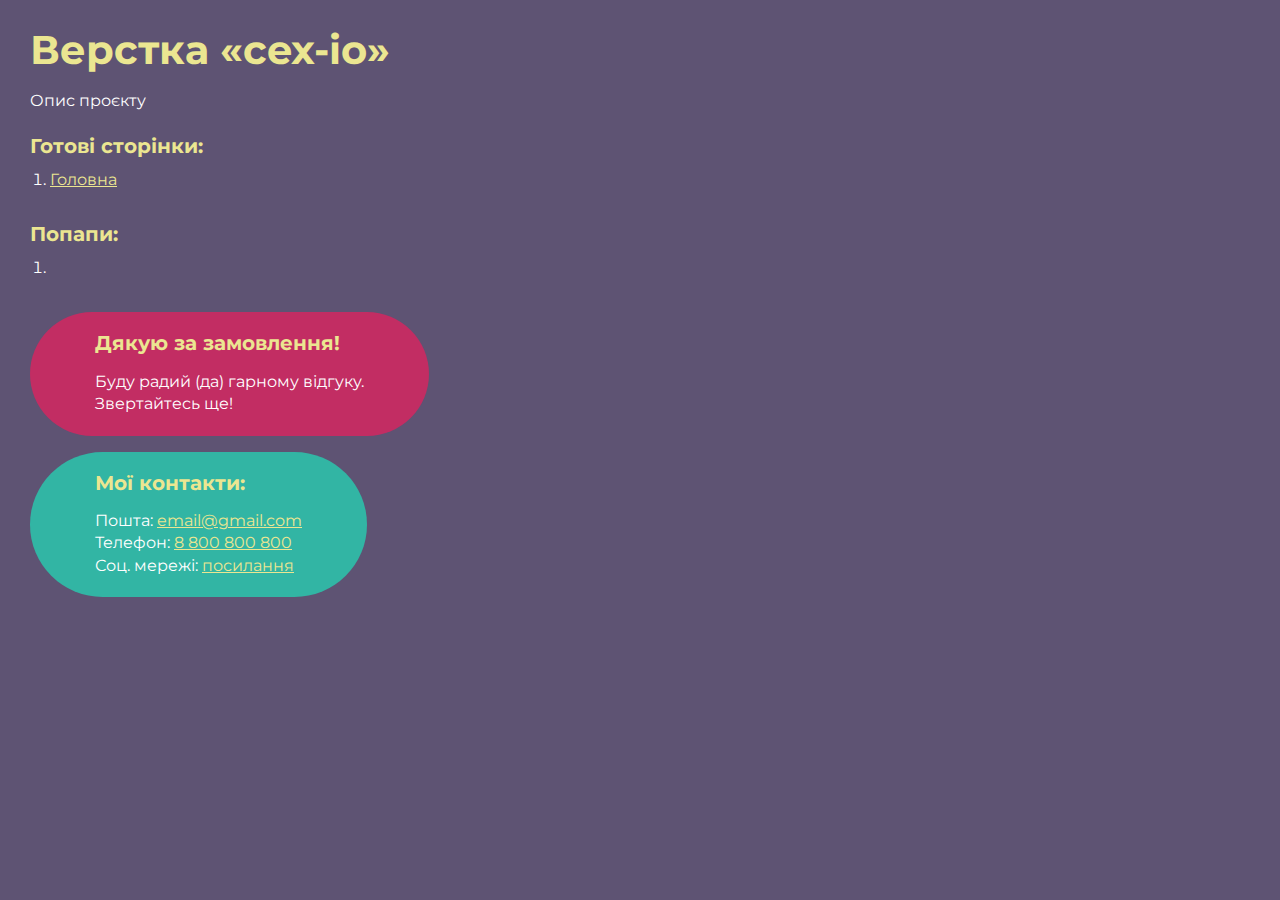
<file: index.html>
<!DOCTYPE html>
<html>

<head>
	<meta charset="UTF-8">
	<meta name="viewport" content="width=device-width, initial-scale=1.0">
	<title>Верстка «cex-io»</title>
</head>

<body>
	<div class="rootpage">
		<h1>Верстка «cex-io»</h1>
		<div class="rootpage__info">
			Опис проєкту
		</div>
		<h2>Готові сторінки:</h2>
		<ol class="rootpage__list">
			<li><a target="_blank" href="home.html">Головна</a></li>
		</ol>
		<h2>Попапи:</h2>
		<ol class="rootpage__list">
			<li><a target="_blank" href="home.html#"></a></li>
		</ol>
		<div class="rootpage__tnx">
			<h2>Дякую за замовлення!</h2>
			<p>Буду радий (да) гарному відгуку.</p>
			<p>Звертайтесь ще!</p>
		</div>
		<div class="rootpage__contacts">
			<h2>Мої контакти:</h2>
			<p>Пошта: <a href="mailto:email@gmail.com">email@gmail.com</a></p>
			<p>Телефон: <a href="tel:8800800800">8 800 800 800</a></p>
			<p>Соц. мережі: <a href="">посилання</a></p>
		</div>
	</div>
</body>
<style>
	@charset "UTF-8";
	@import url("https://fonts.googleapis.com/css?family=Montserrat:regular,700&display=swap");

	*,
	*::before,
	*::after {
		padding: 0px;
		margin: 0px;
		border: 0px;
		box-sizing: border-box;
	}

	html,
	body {
		height: 100%;
		margin: 0;
		padding: 0;
		min-width: 320px;
		width: 100%;
		color: #fff;
		background-color: #5e5373;
	}

	body {
		font-family: Montserrat;
		font-size: 100%;
		line-height: 1;
		font-size: 1rem;
	}

	a {
		text-decoration: underline;
		color: #ebe691
	}

	a:visited {
		text-decoration: underline;
		color: #aaa768;
	}

	a:hover {
		text-decoration: none;
	}

	ul li {
		list-style: none;
	}

	img {
		vertical-align: top;
	}

	.wrapper {
		width: 100%;
		min-height: 100%;
		overflow: hidden;
	}

	.rootpage {
		padding: 30px;
		display: flex;
		flex-direction: column;
		align-items: flex-start;
	}

	@media (max-width: 767px) {
		.rootpage {
			padding: 30px 15px;
		}
	}

	h1 {
		color: #ebe691;
		font-size: 2.5rem;
		margin: 0px 0px 1.25rem 0px;
	}

	@media (max-width: 767px) {
		h1 {
			font-size: 1.85rem;
			margin: 0px 0px 1.25rem 0px;
		}
	}

	h2 {
		color: #ebe691;
		font-size: 1.25rem;
		margin: 0px 0px 1rem 0px;
	}

	@media (max-width: 767px) {
		h2 {
			font-size: 1.125rem;
			margin: 0px 0px 1rem 0px;
		}
	}

	.rootpage__info {
		line-height: 140%;
		margin: 0px 0px 1.5rem 0px;
	}

	.rootpage__list {
		margin: 0px 0px 2.25rem 1.25rem;
	}

	.rootpage__list li:not(:last-child) {
		margin: 0px 0px 15px 0px;
	}

	.rootpage__contacts,
	.rootpage__tnx {
		border-radius: 200px;
		padding: 20px 65px;
		line-height: 140%;
	}

	@media (max-width: 767px) {

		.rootpage__contacts,
		.rootpage__tnx {
			border-radius: 40px;
			padding: 20px;
		}
	}

	.rootpage__contacts {
		background: #32b5a4;

	}

	.rootpage__contacts a {
		color: #ebe691;
	}

	.rootpage__tnx {
		background: #c22d63;
		margin: 0px 0px 1rem 0px;
	}
</style>

</html>
</file>
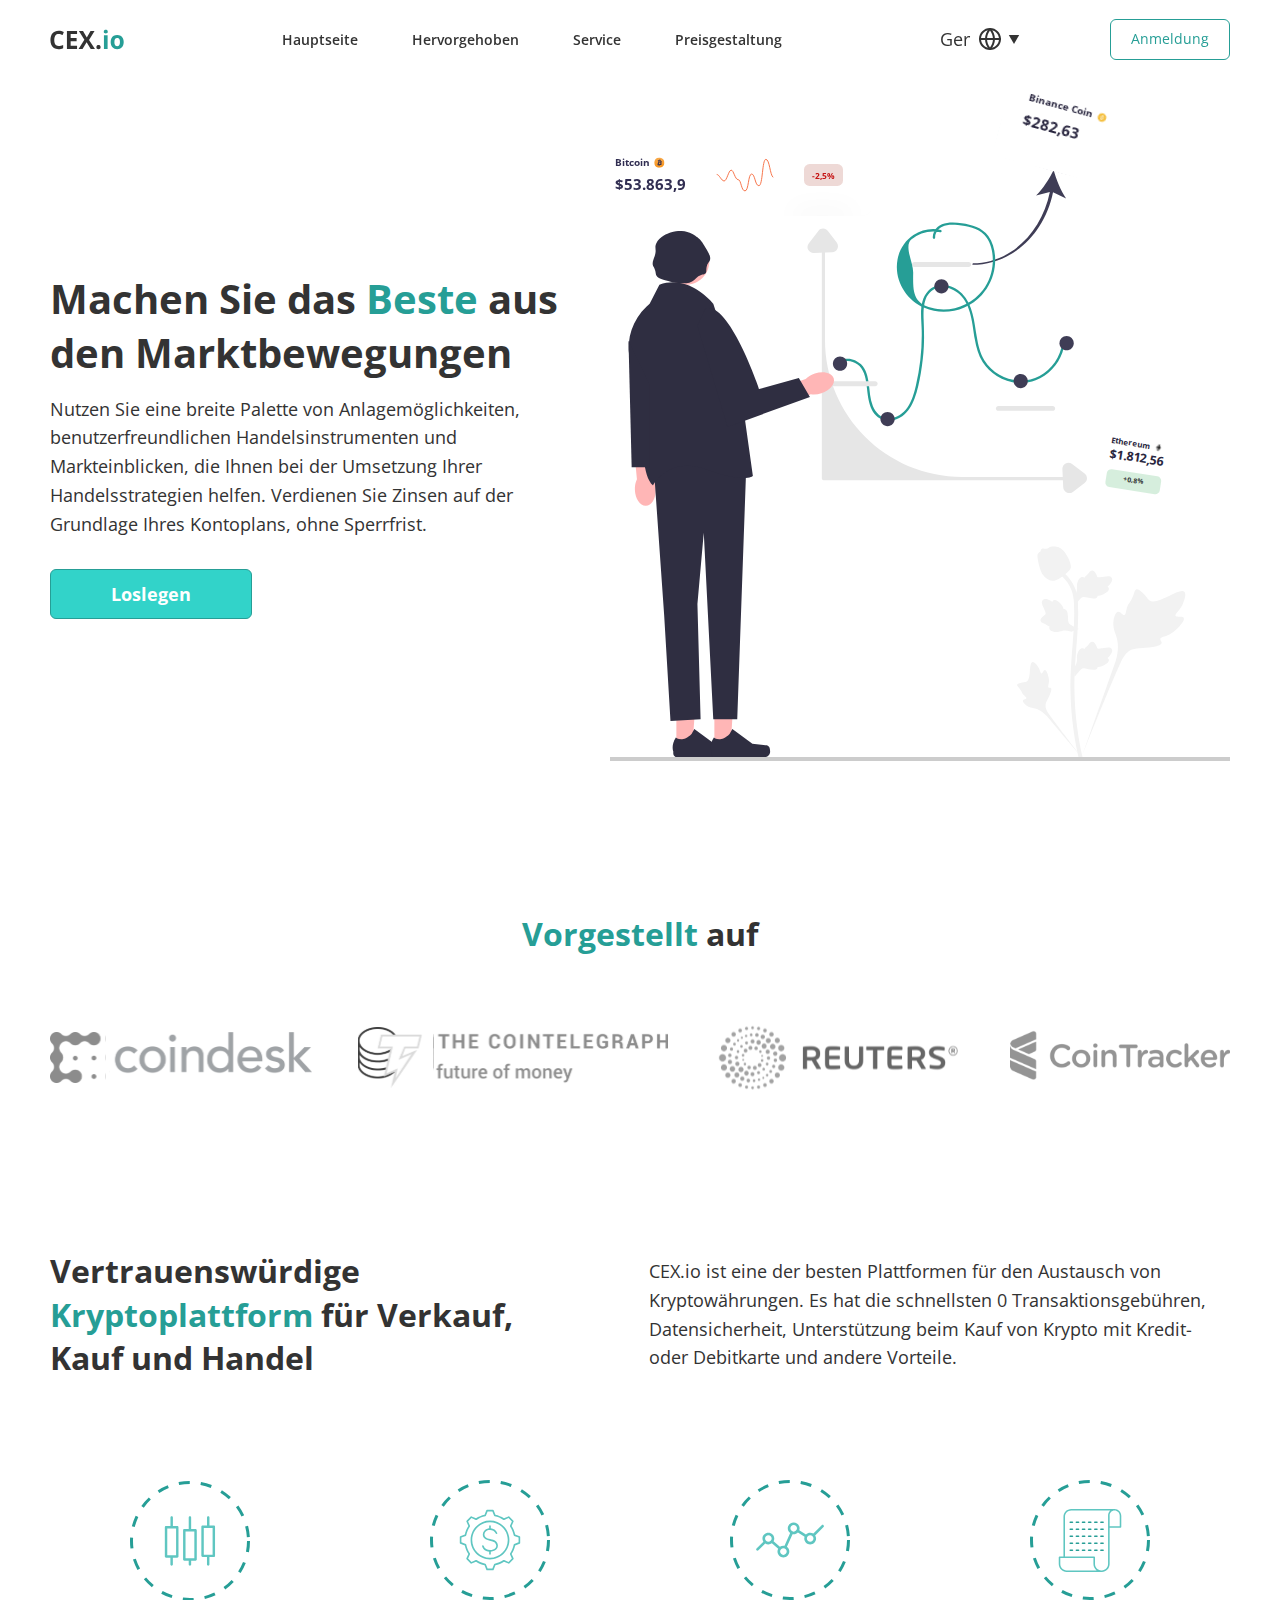
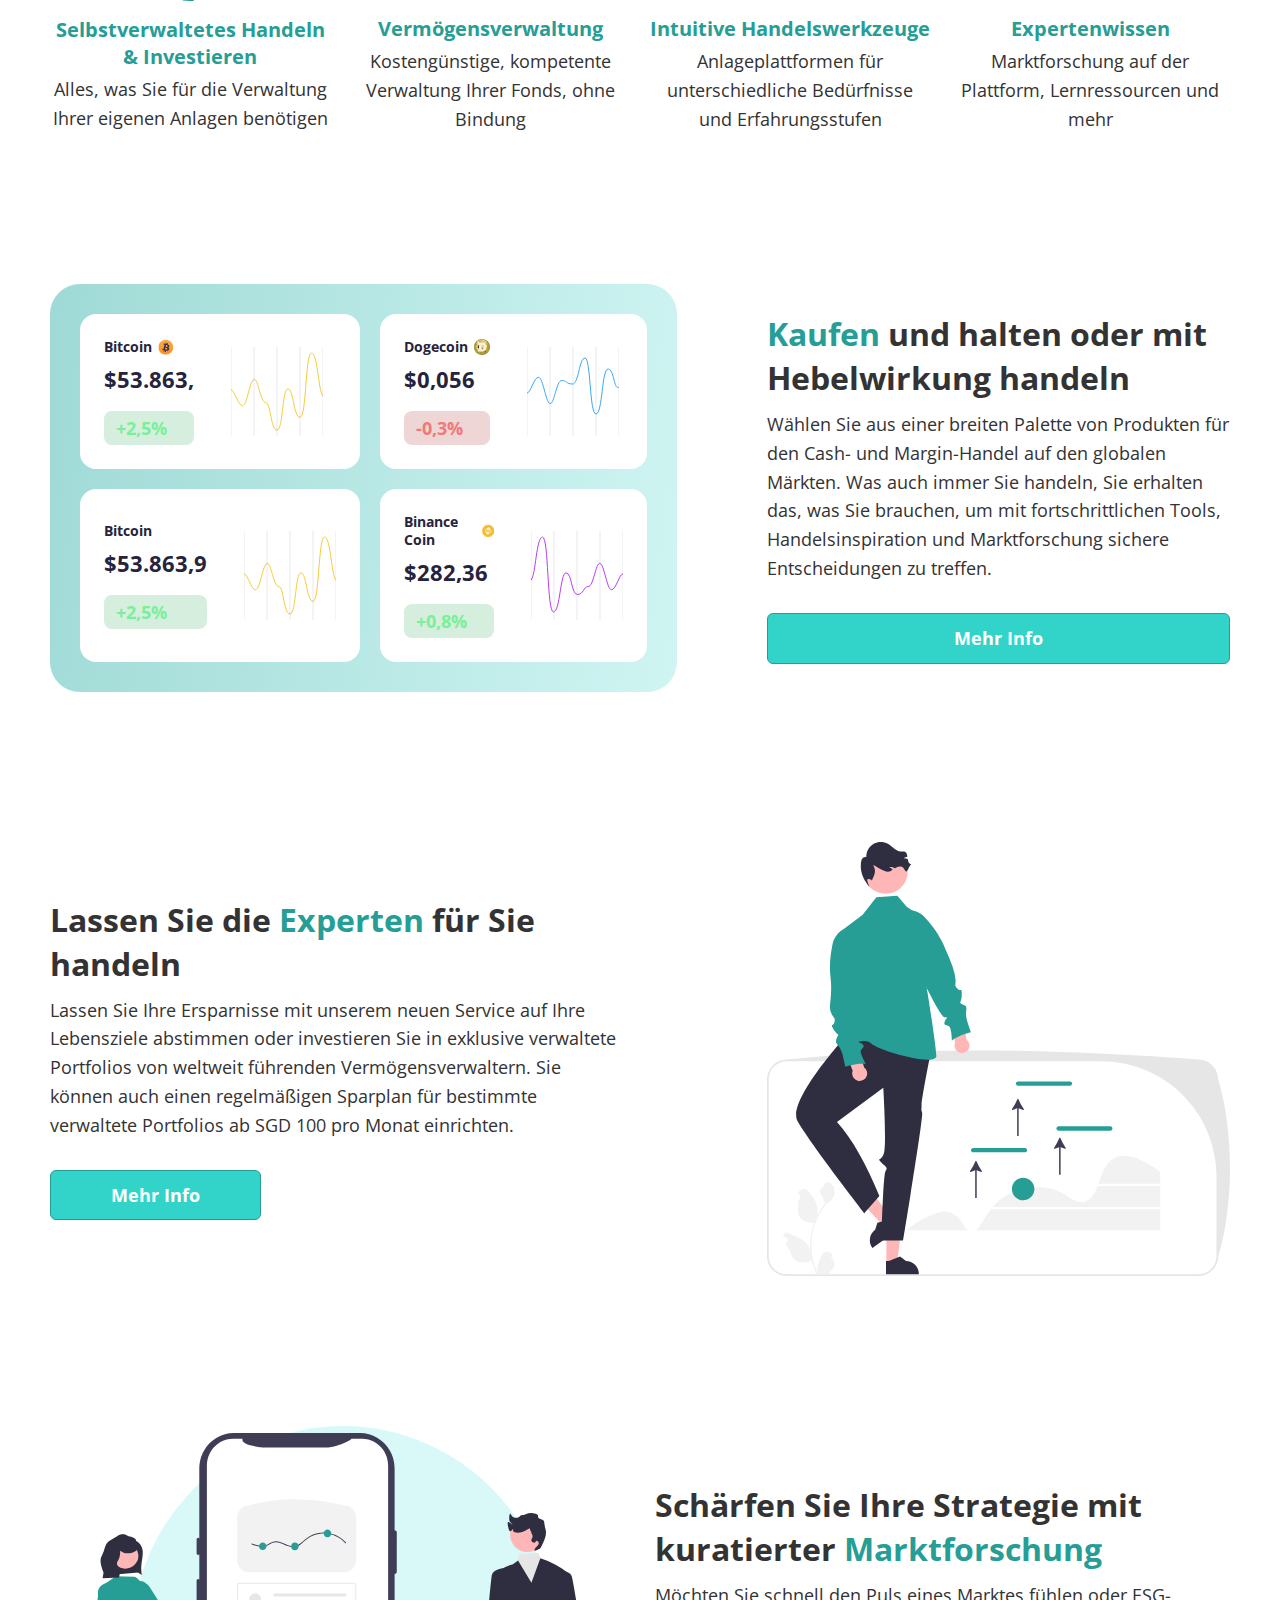
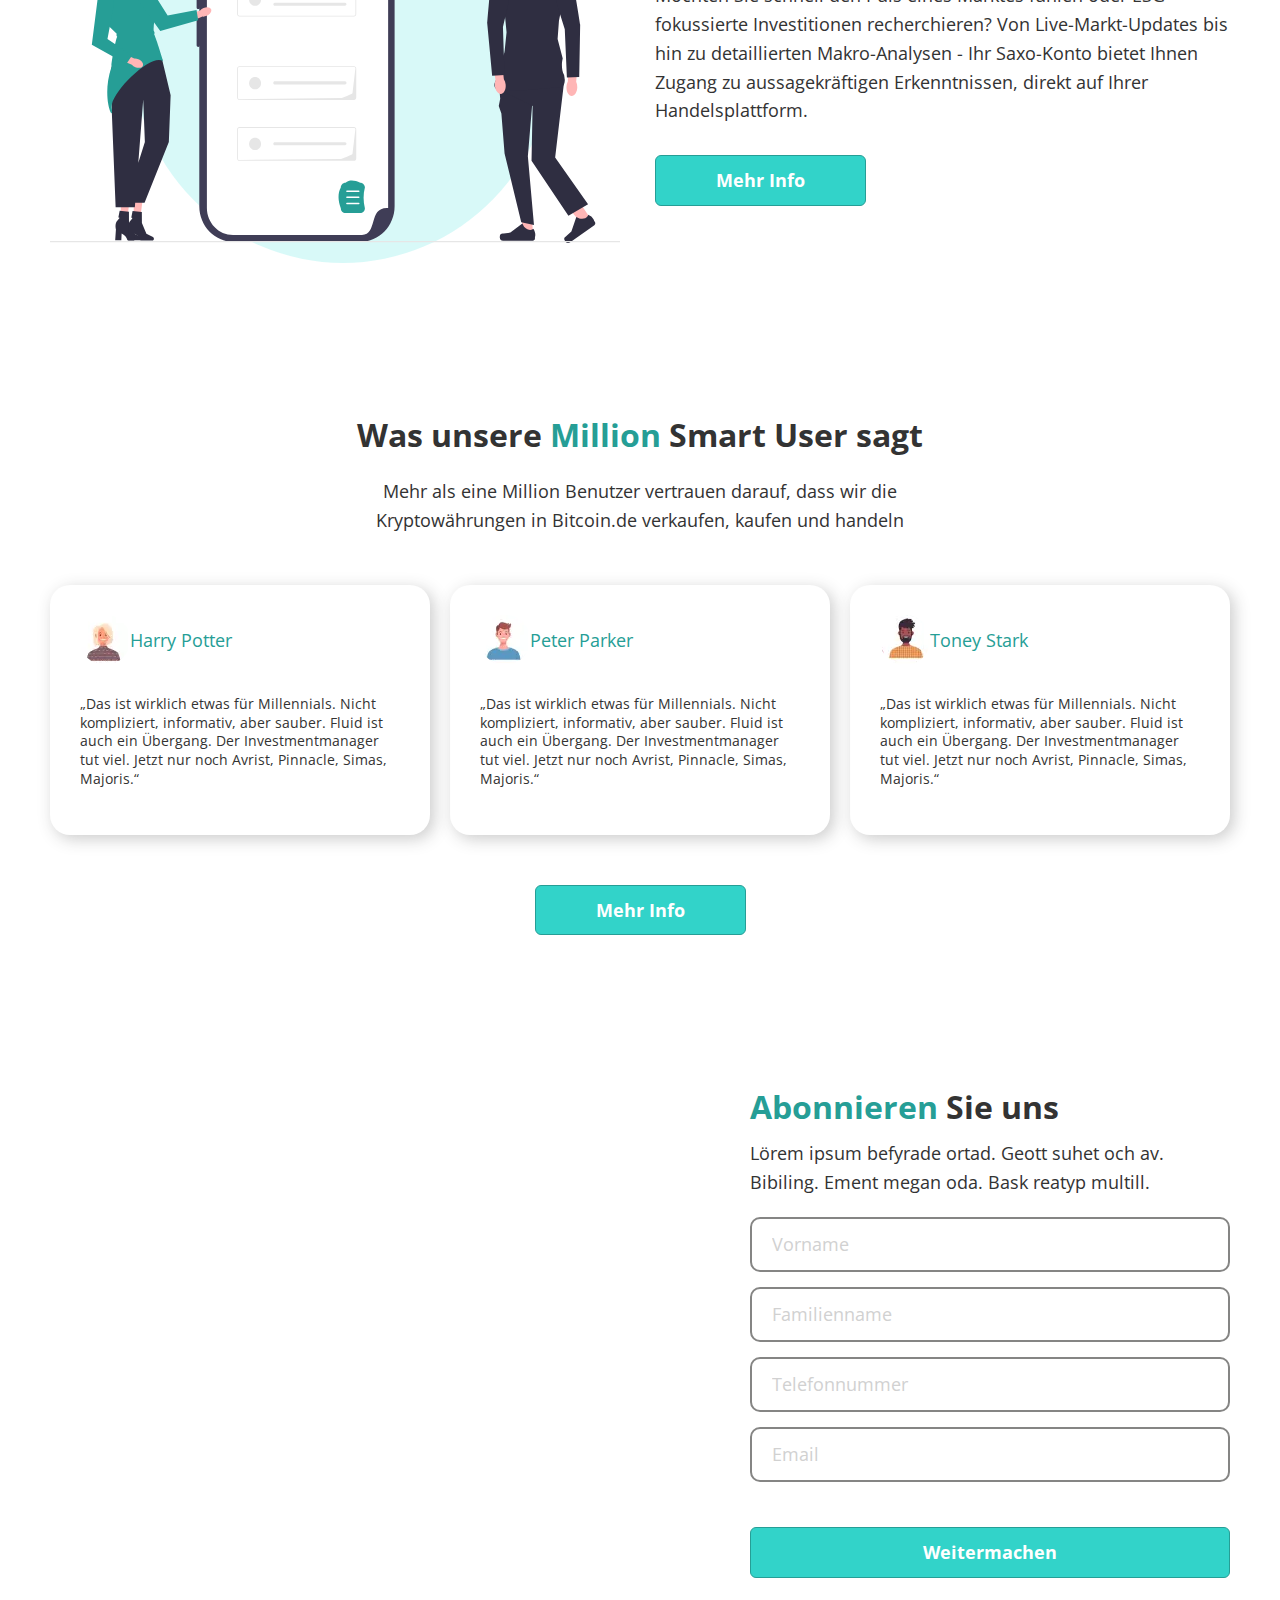
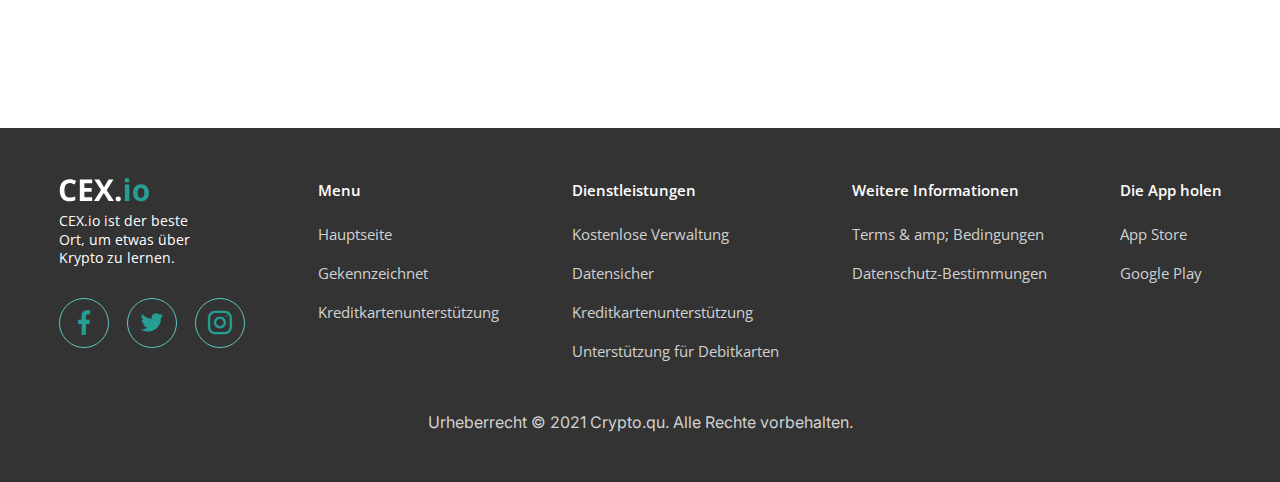
<file: home.html>
<!DOCTYPE html>
<html lang="en">

<head>
	<title>HomePage</title>
	<meta charset="UTF-8">
	<meta name="format-detection" content="telephone=no">
	<!-- <style>body{opacity: 0;}</style> -->
	<link rel="stylesheet" href="css/style.min.css?_v=20230209030601">
	<link rel="shortcut icon" href="favicon.ico">
	<!-- <meta name="robots" content="noindex, nofollow"> -->
	<meta name="viewport" content="width=device-width, initial-scale=1.0">
	<script>
		function selectLanguage() {
			const languageSelect = document.querySelector("#language-select");
			const language = languageSelect.value;

			//========================================================================================================================================================
			//==================header======================================================================================================================================

			const activeHeaderButton = document.querySelector(".active-header__button");
			const menuItems = document.querySelectorAll(".menu__item");
			const menuLinks = document.querySelectorAll(".menu__link");

			//====================Масив или колекция слов====================================================================================================================================

			const menuTextGerman = ["Hauptseite", "Hervorgehoben", "Service", "Preisgestaltung", "Kontakte", "Über uns"];
			const menuTextEnglish = ["Homepage", "Highlighted", "Service", "Pricing", "Contacts", "About us"];
			const menuTextSpanish = ["Página de inicio", "Destacado", "Servicio", "Precios", "Contactos", "Sobre nosotros"];

			//===================footer=====================================================================================================================================

			const topFooterButtonOne = document.querySelector(".top-footer__title_1");
			const menuFooterItems = document.querySelectorAll(".menu-footer__item");
			const menuFooterLinks = document.querySelectorAll(".menu-footer__link");
			const topFooterButtonTwo = document.querySelector(".top-footer__title_2");
			const bodyTopFooterItems = document.querySelectorAll(".body-top-footer__item");
			const bodyTopFooterLinks = document.querySelectorAll(".body-top-footer__link");
			const topFooterButtonThree = document.querySelector(".top-footer__title_3");
			const informationTopFooterItems = document.querySelectorAll(".information-top-footer__item");
			const informationTopFooterLinks = document.querySelectorAll(".information-top-footer__link");
			const topFooterButtonFour = document.querySelector(".top-footer__title_4");
			const appAndGoogleTopFooterItems = document.querySelectorAll(".app-and-google-top-footer__item");
			const appAndGoogleTopFooterLinks = document.querySelectorAll(".app-and-google-top-footer__link");
			const bottomFooterText = document.querySelector(".bottom-footer__text");
			const blockTopFooterLabel = document.querySelector(".block-top-footer__label");

			//====================Масив или колекция слов====================================================================================================================================

			const menuFooterTextGerman = ["Hauptseite", "Gekennzeichnet", "Kreditkartenunterstützung"];
			const menuFooterTextEnglish = ["Homepage", "Marked", "Credit card support"];
			const menuFooterTextSpanish = ["Página de inicio", "Etiquetado", "Tarjeta de crédito"];
			const bodyTopFooterTextGerman = ["Kostenlose Verwaltung", "Datensicher", "Kreditkartenunterstützung", "Unterstützung für Debitkarten"];
			const bodyTopFooterTextEnglish = ["Free administration", "Data secure", "Credit card support", "Support for debit cards"];
			const bodyTopFooterTextSpanish = ["Gestión gratuita", "Datos seguros", "Tarjeta de crédito", "Soporte para tarjetas de débito"];
			const informationTopFooterTextGerman = ["Terms & amp; Bedingungen", "Datenschutz-Bestimmungen"];
			const informationTopFooterTextEnglish = ["Terms & conditions", "Privacy policy"];
			const informationTopFooterTextSpanish = ["Condiciones generales", "Política de privacidad"];
			const appAndGoogleTopFooterTextGerman = ["App Store", "Google Play"];
			const appAndGoogleTopFooterTextEnglish = ["App Store", "Google Play"];
			const appAndGoogleTopFooterTextSpanish = ["App Store", "Google Play"];

			//=================home=======================================================================================================================================

			const leftHomeOneText = document.querySelector(".left-home-one__text");
			const leftHomeOneButton = document.querySelector(".left-home-one__button");
			const topKryptoplattformText = document.querySelector(".top-kryptoplattform__text");
			const bottomKryptoplattformTitleOne = document.querySelector(".bottom-kryptoplattform__title_1");
			const bottomKryptoplattformTitleTwo = document.querySelector(".bottom-kryptoplattform__title_2");
			const bottomKryptoplattformTitleThree = document.querySelector(".bottom-kryptoplattform__title_3");
			const bottomKryptoplattformTitleFour = document.querySelector(".bottom-kryptoplattform__title_4");
			const bottomKryptoplattformTextOne = document.querySelector(".bottom-kryptoplattform__text_1");
			const bottomKryptoplattformTextTwo = document.querySelector(".bottom-kryptoplattform__text_2");
			const bottomKryptoplattformTextThree = document.querySelector(".bottom-kryptoplattform__text_3");
			const bottomKryptoplattformTextFour = document.querySelector(".bottom-kryptoplattform__text_4");
			const rightKaufenUndHaltenText = document.querySelector(".right-kaufen-und-halten__text");
			const mehrInfoButtonOne = document.querySelector(".mehr-info-button-one");
			const mehrInfoButtonTwo = document.querySelector(".mehr-info-button-two");
			const mehrInfoButtonThree = document.querySelector(".mehr-info-button-three");
			const mehrInfoButtonFour = document.querySelector(".mehr-info-button-four");
			const expertenPageText = document.querySelector(".experten-page__text");
			const rightMarktforschungPageText = document.querySelector(".right-marktforschung-page__text");
			const millionPageText = document.querySelector(".million-page__text");
			const rightAbonnierenPageText = document.querySelector(".right-abonnieren-page__text");
			const formRightAbonnierenPageButton = document.querySelector(".form-right-abonnieren-page__button");

			//========================================================================================================================================================
			//========================================================================================================================================================


			let menuText;
			let menuFooterText;
			let bodyTopFooterText;
			let informationTopFooterText;
			let appAndGoogleTopFooterText;

			if (language === "Ger") {
				activeHeaderButton.textContent = "Anmeldung";
				menuText = menuTextGerman;

				document.querySelector('.left-home-one__title').innerHTML = 'Machen Sie das <span>Beste</span> aus den Marktbewegungen';
				leftHomeOneText.textContent = "Nutzen Sie eine breite Palette von Anlagemöglichkeiten, benutzerfreundlichen Handelsinstrumenten und Markteinblicken, die Ihnen bei der Umsetzung Ihrer Handelsstrategien helfen. Verdienen Sie Zinsen auf der Grundlage Ihres Kontoplans, ohne Sperrfrist.";
				leftHomeOneButton.textContent = "Loslegen";
				document.querySelector('.vorgestellt-page__title').innerHTML = '<span>Vorgestellt</span> auf';
				document.querySelector('.top-kryptoplattform__title').innerHTML = 'Vertrauenswürdige <span>Kryptoplattform</span> für Verkauf, Kauf und Handel';
				topKryptoplattformText.textContent = "CEX.io ist eine der besten Plattformen für den Austausch von Kryptowährungen. Es hat die schnellsten 0 Transaktionsgebühren, Datensicherheit, Unterstützung beim Kauf von Krypto mit Kredit- oder Debitkarte und andere Vorteile.";
				bottomKryptoplattformTitleOne.textContent = "Selbstverwaltetes Handeln & Investieren";
				bottomKryptoplattformTitleTwo.textContent = "Vermögensverwaltung";
				bottomKryptoplattformTitleThree.textContent = "Intuitive Handelswerkzeuge";
				bottomKryptoplattformTitleFour.textContent = "Expertenwissen";
				bottomKryptoplattformTextOne.textContent = "Alles, was Sie für die Verwaltung Ihrer eigenen Anlagen benötigen";
				bottomKryptoplattformTextTwo.textContent = "Kostengünstige, kompetente Verwaltung Ihrer Fonds, ohne Bindung";
				bottomKryptoplattformTextThree.textContent = "Anlageplattformen für unterschiedliche Bedürfnisse und Erfahrungsstufen";
				bottomKryptoplattformTextFour.textContent = "Marktforschung auf der Plattform, Lernressourcen und mehr";
				document.querySelector('.right-kaufen-und-halten__title').innerHTML = '<span>Kaufen</span> und halten oder mit Hebelwirkung handeln';
				rightKaufenUndHaltenText.textContent = "Wählen Sie aus einer breiten Palette von Produkten für den Cash- und Margin-Handel auf den globalen Märkten. Was auch immer Sie handeln, Sie erhalten das, was Sie brauchen, um mit fortschrittlichen Tools, Handelsinspiration und Marktforschung sichere Entscheidungen zu treffen.";
				mehrInfoButtonOne.textContent = "Mehr Info";
				mehrInfoButtonTwo.textContent = "Mehr Info";
				mehrInfoButtonThree.textContent = "Mehr Info";
				mehrInfoButtonFour.textContent = "Mehr Info";
				document.querySelector('.experten-page__title').innerHTML = 'Lassen Sie die <span>Experten</span> für Sie handeln';
				expertenPageText.textContent = "Lassen Sie Ihre Ersparnisse mit unserem neuen Service auf Ihre Lebensziele abstimmen oder investieren Sie in exklusive verwaltete Portfolios von weltweit führenden Vermögensverwaltern. Sie können auch einen regelmäßigen Sparplan für bestimmte verwaltete Portfolios ab SGD 100 pro Monat einrichten.";
				document.querySelector('.right-marktforschung-page__title').innerHTML = 'Schärfen Sie Ihre Strategie mit kuratierter <span>Marktforschung</span>';
				rightMarktforschungPageText.textContent = "Möchten Sie schnell den Puls eines Marktes fühlen oder ESG-fokussierte Investitionen recherchieren? Von Live-Markt-Updates bis hin zu detaillierten Makro-Analysen - Ihr Saxo-Konto bietet Ihnen Zugang zu aussagekräftigen Erkenntnissen, direkt auf Ihrer Handelsplattform.";
				document.querySelector('.million-page__title').innerHTML = 'Was unsere <span>Million</span> Smart User sagt';
				millionPageText.textContent = "Mehr als eine Million Benutzer vertrauen darauf, dass wir die Kryptowährungen in Bitcoin.de verkaufen, kaufen und handeln";
				document.querySelector('.right-abonnieren-page__title').innerHTML = '<span>Abonnieren</span> Sie uns';
				rightAbonnierenPageText.textContent = "Lörem ipsum befyrade ortad. Geott suhet och av. Bibiling. Ement megan oda. Bask reatyp multill.";
				formRightAbonnierenPageButton.textContent = "Weitermachen";

				blockTopFooterLabel.textContent = "CEX.io ist der beste Ort, um etwas über Krypto zu lernen.";
				topFooterButtonOne.textContent = "Menu";
				menuFooterText = menuFooterTextGerman;
				topFooterButtonTwo.textContent = "Dienstleistungen";
				bodyTopFooterText = bodyTopFooterTextGerman;
				topFooterButtonThree.textContent = "Weitere Informationen";
				informationTopFooterText = informationTopFooterTextGerman;
				topFooterButtonFour.textContent = "Die App holen";
				appAndGoogleTopFooterText = appAndGoogleTopFooterTextGerman;
				bottomFooterText.textContent = "Urheberrecht © 2021 Crypto.qu. Alle Rechte vorbehalten.";

			} else if (language === "Spa") {
				activeHeaderButton.textContent = "Inscripción";
				menuText = menuTextSpanish;

				document.querySelector('.left-home-one__title').innerHTML = 'Aprovechar los <span>movimientos</span> del mercado';
				leftHomeOneText.textContent = "Benefíciese de una amplia gama de opciones de inversión, herramientas de negociación de fácil uso y perspectivas de mercado que le ayudarán a aplicar sus estrategias de negociación. Gane intereses en función de su plan de cuenta, sin periodo de bloqueo.";
				leftHomeOneButton.textContent = "En marcha";
				document.querySelector('.vorgestellt-page__title').innerHTML = '<span>Presentado</span> el';
				document.querySelector('.top-kryptoplattform__title').innerHTML = 'Plataforma <span>criptográfica</span> de confianza para vender, comprar y negociar';
				topKryptoplattformText.textContent = "CEX.io es una de las mejores plataformas para el intercambio de criptomonedas. Tiene las tarifas de transacción más rápidas 0, seguridad de datos, soporte para comprar cripto con tarjeta de crédito o débito y otras ventajas.";
				bottomKryptoplattformTitleOne.textContent = "Acción e inversión autogestionadas";
				bottomKryptoplattformTitleTwo.textContent = "Gestión de activos";
				bottomKryptoplattformTitleThree.textContent = "Herramientas de negociación intuitivas";
				bottomKryptoplattformTitleFour.textContent = "Conocimientos especializados";
				bottomKryptoplattformTextOne.textContent = "Todo lo que necesita para gestionar su propio patrimonio";
				bottomKryptoplattformTextTwo.textContent = "Gestión rentable y competente de sus fondos, sin compromisos";
				bottomKryptoplattformTextThree.textContent = "Plataformas de inversión para diferentes necesidades y niveles de experiencia";
				bottomKryptoplattformTextFour.textContent = "Estudios de mercado sobre la plataforma, recursos de aprendizaje y mucho más";
				document.querySelector('.right-kaufen-und-halten__title').innerHTML = '<span>Comprar</span> y mantener o negociar con apalancamiento';
				rightKaufenUndHaltenText.textContent = "Elija entre una amplia gama de productos para operar al contado y con margen en los mercados mundiales. Independientemente de lo que opere, obtendrá lo que necesita para tomar decisiones seguras con herramientas avanzadas, inspiración para operar y estudios de mercado.";
				mehrInfoButtonOne.textContent = "Más información";
				mehrInfoButtonTwo.textContent = "Más información";
				mehrInfoButtonThree.textContent = "Más información";
				mehrInfoButtonFour.textContent = "Más información";
				document.querySelector('.experten-page__title').innerHTML = 'Deje que los <span>expertos</span> lo hagan por usted';
				expertenPageText.textContent = "Haga que sus ahorros se ajusten a sus objetivos vitales con nuestro nuevo servicio o invierta en carteras gestionadas exclusivas de los principales gestores de activos del mundo. También puede establecer un plan de ahorro regular para carteras gestionadas específicas a partir de 100 SGD al mes.";
				document.querySelector('.right-marktforschung-page__title').innerHTML = 'Perfeccione su estrategia con estudios de mercado <span>específicos</span>';
				rightMarktforschungPageText.textContent = "¿Quiere tomar rápidamente el pulso a un mercado o investigar inversiones centradas en ASG? Desde actualizaciones en directo de los mercados hasta análisis macroeconómicos exhaustivos, su cuenta Saxo le ofrece acceso a información significativa directamente desde su plataforma de negociación.";
				document.querySelector('.million-page__title').innerHTML = 'Lo que dicen nuestro <span>millón</span> de usuarios';
				millionPageText.textContent = "Más de un millón de usuarios confían en nosotros para vender, comprar e intercambiar criptomonedas en Bitcoin.de. comprar y comerciar";
				document.querySelector('.right-abonnieren-page__title').innerHTML = '<span>Suscrí</span>base';
				rightAbonnierenPageText.textContent = "Lörem ipsum befyrade ortad. Geott suhet y de. Bibiling. Ement megan oda. Bask reatyp multill. ";
				formRightAbonnierenPageButton.textContent = "Continúe en";

				blockTopFooterLabel.textContent = "CEX.io es el mejor lugar para aprender sobre criptomonedas.";
				topFooterButtonOne.textContent = "Menú";
				menuFooterText = menuFooterTextSpanish;
				topFooterButtonTwo.textContent = "Servicios";
				bodyTopFooterText = bodyTopFooterTextSpanish;
				topFooterButtonThree.textContent = "Para más información";
				informationTopFooterText = informationTopFooterTextSpanish;
				topFooterButtonFour.textContent = "Obtener la aplicación";
				appAndGoogleTopFooterText = appAndGoogleTopFooterTextSpanish;
				bottomFooterText.textContent = "Derechos de autor © 2021 Crypto.qu. Todos los derechos reservados.";

			} else if (language === "Eng") {
				activeHeaderButton.textContent = "Login";
				menuText = menuTextEnglish;

				document.querySelector('.left-home-one__title').innerHTML = 'Make the <span>most</span> of market movements';
				leftHomeOneText.textContent = "Take advantage of a wide range of investment options, user-friendly trading tools and market insights to help you implement your trading strategies. Earn interest based on your account plan, with no lock-in period.";
				leftHomeOneButton.textContent = "Get started";
				document.querySelector('.vorgestellt-page__title').innerHTML = '<span>Presented</span> on';
				document.querySelector('.top-kryptoplattform__title').innerHTML = 'Trusted <span>crypto</span> platform for selling, buying and trading';
				topKryptoplattformText.textContent = "CEX.io is one of the best platforms for cryptocurrency exchange. It has the fastest 0 transaction fees, data security, support for buying crypto with credit or debit card and other advantages.";
				bottomKryptoplattformTitleOne.textContent = "Self-managed action & investment";
				bottomKryptoplattformTitleTwo.textContent = "Asset Management";
				bottomKryptoplattformTitleThree.textContent = "Intuitive trading tools";
				bottomKryptoplattformTitleFour.textContent = "Expert knowledge";
				bottomKryptoplattformTextOne.textContent = "Everything you need to manage your own assets";
				bottomKryptoplattformTextTwo.textContent = "Cost-effective, competent management of your funds, without commitment";
				bottomKryptoplattformTextThree.textContent = "Investment platforms for different needs and experience levels";
				bottomKryptoplattformTextFour.textContent = "Market research on the platform, learning resources and more";
				document.querySelector('.right-kaufen-und-halten__title').innerHTML = '<span>Buy</span> and hold or trade with leverage';
				rightKaufenUndHaltenText.textContent = "Choose from a wide range of products for cash and margin trading on global markets. Whatever you trade, you get what you need to make confident decisions with advanced tools, trading inspiration and market research.";
				mehrInfoButtonOne.textContent = "More info";
				mehrInfoButtonTwo.textContent = "More info";
				mehrInfoButtonThree.textContent = "More info";
				mehrInfoButtonFour.textContent = "More info";
				document.querySelector('.experten-page__title').innerHTML = 'Let the <span>experts</span> do it for you';
				expertenPageText.textContent = "Have your savings matched to your life goals with our new service or invest in exclusive managed portfolios from the world's leading asset managers. You can also set up a regular savings plan for specific managed portfolios starting at SGD 100 per month.";
				document.querySelector('.right-marktforschung-page__title').innerHTML = 'Sharpen your strategy with curated market <span>research</span>';
				rightMarktforschungPageText.textContent = "Want to quickly take the pulse of a market or research ESG-focused investments? From live market updates to in-depth macro analysis, your Saxo account gives you access to meaningful insights, right on your trading platform.";
				document.querySelector('.million-page__title').innerHTML = 'What our <span>million</span> smart users say';
				millionPageText.textContent = "More than a million users trust us to sell, buy and trade cryptocurrencies in Bitcoin.de";
				document.querySelector('.right-abonnieren-page__title').innerHTML = '<span>Subscribe</span> to us';
				rightAbonnierenPageText.textContent = "Lörem ipsum befyrade ortad. Geott suhet and of. Bibiling. Ement megan oda. Bask reatyp multill. ";
				formRightAbonnierenPageButton.textContent = "Continue";

				blockTopFooterLabel.textContent = "CEX.io is the best place to learn about crypto.";
				topFooterButtonOne.textContent = "Menu";
				menuFooterText = menuFooterTextEnglish;
				topFooterButtonTwo.textContent = "Services";
				bodyTopFooterText = bodyTopFooterTextEnglish;
				topFooterButtonThree.textContent = "More information";
				informationTopFooterText = informationTopFooterTextEnglish;
				topFooterButtonFour.textContent = "Get the app";
				appAndGoogleTopFooterText = appAndGoogleTopFooterTextEnglish;
				bottomFooterText.textContent = "Copyright © 2021 Crypto.qu. All Rights Reserved.";

			}
			for (let i = 0; i < menuItems.length; i++) {
				menuLinks[i].textContent = menuText[i];
			}
			for (let i = 0; i < menuFooterItems.length; i++) {
				menuFooterLinks[i].textContent = menuFooterText[i];
			}
			for (let i = 0; i < bodyTopFooterItems.length; i++) {
				bodyTopFooterLinks[i].textContent = bodyTopFooterText[i];
			}
			for (let i = 0; i < informationTopFooterItems.length; i++) {
				informationTopFooterLinks[i].textContent = informationTopFooterText[i];
			}
			for (let i = 0; i < appAndGoogleTopFooterItems.length; i++) {
				appAndGoogleTopFooterLinks[i].textContent = appAndGoogleTopFooterText[i];
			}
		}
		document.addEventListener("DOMContentLoaded", function() {
			selectLanguage();
		});
		document.addEventListener("selectCallback", function(e) {
			selectLanguage();
		});
	</script>
</head>

<body>
	<div class="wrapper">
		<header data-lp class="header">
			<div class="header__container">
				<div class="header__logo-block">
					<a href="" class="header__logo"><img src="img/logo-cex-io.svg" alt="logo cex io"></a>
				</div>
				<div class="header__menu menu">
					<nav class="menu__body">
						<ul class="menu__list">
							<li class="menu__item"><a href="#" class="menu__link"></a></li>
							<li class="menu__item"><a href="#" class="menu__link"></a></li>
							<li class="menu__item"><a href="#" class="menu__link"></a></li>
							<li class="menu__item"><a href="#" class="menu__link"></a></li>
						</ul>
					</nav>
				</div>
				<div class="header__active active-header">
					<div data-da=".menu__body, 767.98" class="active-header__block">
						<div class="active-header__list">
							<select data-scroll id="language-select" class="active-header__language-select" onchange="selectLanguage()" data-class-modif="test">
								<option value="Ger" selected>Ger</option>
								<option value="Spa">Spa</option>
								<option value="Eng">Eng</option>
							</select>
						</div>
						<button data-ripple type="button" class="active-header__button button-border"></button>
					</div>
					<div class="active-header__burger">
						<button type="button" class="icon-menu"><span></span></button>
					</div>
				</div>
			</div>
		</header>
		<main class="page">
			<section class="page__home-one home-one">
				<div class="home-one__container">
					<div class="home-one__left left-home-one">
						<div class="left-home-one__content">
							<h1 class="left-home-one__title"></h1>
							<p class="left-home-one__text"></p>
						</div>
						<button class="left-home-one__button button"></button>
					</div>
					<div class="home-one__right right-home-one">
						<div class="right-home-one__bitcoin bitcoin-right-home-one">
							<div class="bitcoin-right-home-one__item">
								<div class="bitcoin-right-home-one__body">
									<h4 class="bitcoin-right-home-one__headline">Bitcoin</h4>
									<div class="bitcoin-right-home-one__image-ibg"><img data-src="img/icon/logos_bitcoin.svg" alt="bitcoin"></div>
								</div>
								<div class="bitcoin-right-home-one__price">$53.863,9</div>
							</div>
							<div class="bitcoin-right-home-one__item">
								<div class="bitcoin-right-home-one__graphic-ibg"><img data-src="img/home-one/graphic-1.svg" alt="graphic"></div>
							</div>
							<div class="bitcoin-right-home-one__item">
								<div class="bitcoin-right-home-one__percent">-2,5%</div>
							</div>
						</div>
						<div class="right-home-one__binance binance-right-home-one">
							<div class="binance-right-home-one__body">
								<h4 class="binance-right-home-one__headline">Binance Coin</h4>
								<div class="binance-right-home-one__image-ibg"><img data-src="img/icon/binance-coin-bnb.svg" alt="binance"></div>
							</div>
							<div class="binance-right-home-one__price">$282,63</div>
						</div>
						<div class="right-home-one__ethereum ethereum-right-home-one">
							<div class="ethereum-right-home-one__item">
								<div class="ethereum-right-home-one__body">
									<h4 class="ethereum-right-home-one__headline">Ethereum</h4>
									<div class="ethereum-right-home-one__image-ibg"><img data-src="img/icon/ethereum-eth-logo.svg" alt="ethereum"></div>
								</div>
								<div class="ethereum-right-home-one__price">$1.812,56</div>
							</div>
							<div class="ethereum-right-home-one__item">
								<div class="ethereum-right-home-one__percent">+0,8%</div>
							</div>
						</div>
						<div class="right-home-one__image-ibg"><img data-src="img/home-one/picture.svg" alt="image"></div>
					</div>
				</div>
			</section>
			<section class="page__vorgestellt vorgestellt-page">
				<div class="vorgestellt-page__container">
					<div class="vorgestellt-page__body">
						<h2 class="vorgestellt-page__title title"></h2>
					</div>
					<ul class="vorgestellt-page__list">
						<li class="vorgestellt-page__item"><a href="#" class="vorgestellt-page__link-ibg"><img data-src="img/vorgestellt-page/coindesk.svg" alt="brand"></a></li>
						<li class="vorgestellt-page__item"><a href="#" class="vorgestellt-page__link-ibg"><img data-src="img/vorgestellt-page/cointelegraph.svg" alt="brand"></a></li>
						<li class="vorgestellt-page__item"><a href="#" class="vorgestellt-page__link-ibg"><img data-src="img/vorgestellt-page/reuters.svg" alt="brand"></a></li>
						<li class="vorgestellt-page__item"><a href="#" class="vorgestellt-page__link-ibg"><img data-src="img/vorgestellt-page/cointracker.svg" alt="brand"></a></li>
					</ul>
				</div>
			</section>
			<section class="page__kryptoplattform kryptoplattform-page">
				<div class="kryptoplattform-page__container">
					<div class="kryptoplattform-page__top top-kryptoplattform">
						<h2 class="top-kryptoplattform__title title"></h2>
						<p class="top-kryptoplattform__text"></p>
					</div>
					<div class="kryptoplattform-page__bottom bottom-kryptoplattform">
						<article class="bottom-kryptoplattform__item">
							<div class="bottom-kryptoplattform__image-block">
								<div class="bottom-kryptoplattform__image-ibg"><img data-src="img/kryptoplattform-page/image-1.svg" alt="image"></div>
							</div>
							<a href="#" class="bottom-kryptoplattform__title bottom-kryptoplattform__title_1"></a>
							<p class="bottom-kryptoplattform__text bottom-kryptoplattform__text_1"></p>
						</article>
						<article class="bottom-kryptoplattform__item">
							<div class="bottom-kryptoplattform__image-block">
								<div class="bottom-kryptoplattform__image-ibg"><img data-src="img/kryptoplattform-page/image-2.svg" alt="image"></div>
							</div>
							<a href="#" class="bottom-kryptoplattform__title bottom-kryptoplattform__title_2"></a>
							<p class="bottom-kryptoplattform__text bottom-kryptoplattform__text_2"></p>
						</article>
						<article class="bottom-kryptoplattform__item">
							<div class="bottom-kryptoplattform__image-block">
								<div class="bottom-kryptoplattform__image-ibg"><img data-src="img/kryptoplattform-page/image-3.svg" alt="image"></div>
							</div>
							<a href="#" class="bottom-kryptoplattform__title bottom-kryptoplattform__title_3"></a>
							<p class="bottom-kryptoplattform__text bottom-kryptoplattform__text_3"></p>
						</article>
						<article class="bottom-kryptoplattform__item">
							<div class="bottom-kryptoplattform__image-block">
								<div class="bottom-kryptoplattform__image-ibg"><img data-src="img/kryptoplattform-page/image-4.svg" alt="image"></div>
							</div>
							<a href="#" class="bottom-kryptoplattform__title bottom-kryptoplattform__title_4"></a>
							<p class="bottom-kryptoplattform__text bottom-kryptoplattform__text_4"></p>
						</article>
					</div>
				</div>
			</section>
			<section class="page__kaufen-und-halten kaufen-und-halten">
				<div class="kaufen-und-halten__container">
					<div class="kaufen-und-halten__left">
						<article class="kaufen-und-halten__item item-kaufen-und-halten">
							<div class="item-kaufen-und-halten__left">
								<a href="#" class="item-kaufen-und-halten__body">
									<h4 class="item-kaufen-und-halten__headline">Bitcoin</h4>
									<div class="item-kaufen-und-halten__image-ibg"><img data-src="img/icon/logos_bitcoin.svg" alt="image"></div>
								</a>
								<div class="item-kaufen-und-halten__price">$53.863,</div>
								<div class="item-kaufen-und-halten__percent item-kaufen-und-halten__percent_green">+2,5%</div>
							</div>
							<div class="item-kaufen-und-halten__right">
								<div class="item-kaufen-und-halten__graphics-ibg"><img data-src="img/kaufen-und-halten/graphics-1.svg" alt="image"></div>
							</div>
						</article>
						<article class="kaufen-und-halten__item item-kaufen-und-halten">
							<div class="item-kaufen-und-halten__left">
								<a href="#" class="item-kaufen-und-halten__body">
									<h4 class="item-kaufen-und-halten__headline">Dogecoin</h4>
									<div class="item-kaufen-und-halten__image-ibg"><picture><source data-srcset="img/icon/dogecoin-doge-logo.webp" srcset="[data-uri]" type="image/webp"><img src="[data-uri]"  data-src="img/icon/dogecoin-doge-logo.png" alt="image"></picture></div>
								</a>
								<div class="item-kaufen-und-halten__price">$0,056</div>
								<div class="item-kaufen-und-halten__percent item-kaufen-und-halten__percent_red">-0,3%</div>
							</div>
							<div class="item-kaufen-und-halten__right">
								<div class="item-kaufen-und-halten__graphics-ibg"><img data-src="img/kaufen-und-halten/graphics-2.svg" alt="image"></div>
							</div>
						</article>
						<article class="kaufen-und-halten__item item-kaufen-und-halten">
							<div class="item-kaufen-und-halten__left">
								<a href="#" class="item-kaufen-und-halten__body">
									<h4 class="item-kaufen-und-halten__headline">Bitcoin</h4>
								</a>
								<div class="item-kaufen-und-halten__price">$53.863,9</div>
								<div class="item-kaufen-und-halten__percent item-kaufen-und-halten__percent_green">+2,5%</div>
							</div>
							<div class="item-kaufen-und-halten__right">
								<div class="item-kaufen-und-halten__graphics-ibg"><img data-src="img/kaufen-und-halten/graphics-1.svg" alt="image"></div>
							</div>
						</article>
						<article class="kaufen-und-halten__item item-kaufen-und-halten">
							<div class="item-kaufen-und-halten__left">
								<a href="#" class="item-kaufen-und-halten__body">
									<h4 class="item-kaufen-und-halten__headline">Binance Coin</h4>
									<div class="item-kaufen-und-halten__image-ibg"><img data-src="img/icon/binance-coin-bnb.svg" alt="image"></div>
								</a>
								<div class="item-kaufen-und-halten__price">$282,36</div>
								<div class="item-kaufen-und-halten__percent item-kaufen-und-halten__percent_green">+0,8%</div>
							</div>
							<div class="item-kaufen-und-halten__right">
								<div class="item-kaufen-und-halten__graphics-ibg"><img data-src="img/kaufen-und-halten/graphics-3.svg" alt="image"></div>
							</div>
						</article>
					</div>
					<div class="kaufen-und-halten__right right-kaufen-und-halten">
						<div class="right-kaufen-und-halten__body">
							<h2 class="right-kaufen-und-halten__title title"></h2>
							<p class="right-kaufen-und-halten__text"></p>
						</div>
						<button class="right-kaufen-und-halten__button mehr-info-button-one button"></button>
					</div>
				</div>
			</section>
			<section class="page__experten experten-page">
				<div class="experten-page__container">
					<div class="experten-page__left">
						<div class="experten-page__body">
							<h2 class="experten-page__title title"></h2>
							<p class="experten-page__text"></p>
						</div>
						<button class="experten-page__button mehr-info-button-two button"></button>
					</div>
					<div class="experten-page__right">
						<div class="experten-page__image-ibg"><img data-src="img/experten-page/picture.svg" alt="image">
						</div>
					</div>
				</div>
			</section>
			<section class="page__marktforschung marktforschung-page">
				<div class="marktforschung-page__container">
					<div class="marktforschung-page__left">
						<div class="marktforschung-page__image-ibg"><img data-src="img/marktforschung-page/picture.svg" alt="image"></div>
					</div>
					<div class="marktforschung-page__right right-marktforschung-page">
						<div class="right-marktforschung-page__body">
							<h2 class="right-marktforschung-page__title title"></h2>
							<p class="right-marktforschung-page__text"></p>
						</div>
						<button class="right-marktforschung-page__button mehr-info-button-three button"></button>
					</div>
				</div>
			</section>
			<section class="page__million million-page">
				<div class="million-page__container">
					<div class="million-page__top">
						<h2 class="million-page__title title"></h2>
						<p class="million-page__text"></p>
					</div>
					<div class="million-page__content content-million-page">
						<article class="content-million-page__item">
							<a href="#" class="content-million-page__block-link">
								<div class="content-million-page__image-ibg"><picture><source data-srcset="img/million-page/avatar-1.webp" srcset="[data-uri]" type="image/webp"><img src="[data-uri]"  data-src="img/million-page/avatar-1.png" alt="image"></picture></div>
								<h3 class="content-million-page__headline content-million-page__headline_1">Harry Potter</h3>
							</a>
							<p class="content-million-page__text">„Das ist wirklich etwas für Millennials. Nicht kompliziert,
								informativ, aber sauber. Fluid ist auch ein Übergang. Der Investmentmanager tut viel. Jetzt nur
								noch Avrist, Pinnacle, Simas, Majoris.“</p>
						</article>
						<article class="content-million-page__item">
							<a href="#" class="content-million-page__block-link">
								<div class="content-million-page__image-ibg"><picture><source data-srcset="img/million-page/avatar-2.webp" srcset="[data-uri]" type="image/webp"><img src="[data-uri]"  data-src="img/million-page/avatar-2.png" alt="image"></picture></div>
								<h3 class="content-million-page__headline">Peter Parker</h3>
							</a>
							<p class="content-million-page__text">„Das ist wirklich etwas für Millennials. Nicht kompliziert,
								informativ, aber sauber. Fluid ist auch ein Übergang. Der Investmentmanager tut viel. Jetzt nur
								noch Avrist, Pinnacle, Simas, Majoris.“</p>
						</article>
						<article class="content-million-page__item">
							<a href="#" class="content-million-page__block-link">
								<div class="content-million-page__image-ibg"><picture><source data-srcset="img/million-page/avatar-3.webp" srcset="[data-uri]" type="image/webp"><img src="[data-uri]"  data-src="img/million-page/avatar-3.png" alt="image"></picture></div>
								<h3 class="content-million-page__headline content-million-page__headline_1">Toney Stark</h3>
							</a>
							<p class="content-million-page__text">„Das ist wirklich etwas für Millennials. Nicht kompliziert,
								informativ, aber sauber. Fluid ist auch ein Übergang. Der Investmentmanager tut viel. Jetzt nur
								noch Avrist, Pinnacle, Simas, Majoris.“</p>
						</article>
					</div>
					<div class="million-page__bottom">
						<button class="million-page__button mehr-info-button-four button"></button>
					</div>
				</div>
			</section>
			<section class="page__abonnieren abonnieren-page">
				<div class="abonnieren-page__container">
					<div class="abonnieren-page__left">
						<div class="abonnieren-page__image-ibg"><img data-src="img/abonnieren-page/picture.svg" alt="image">
						</div>
					</div>
					<div class="abonnieren-page__right right-abonnieren-page">
						<div class="right-abonnieren-page__body">
							<h2 class="right-abonnieren-page__title title"></h2>
							<p class="right-abonnieren-page__text"></p>
						</div>
						<form action="#" class="right-abonnieren-page__form form-right-abonnieren-page">
							<div class="form-right-abonnieren-page__line">
								<input autocomplete="off" type="text" name="form[name]" data-error="Помилка" placeholder="Vorname" class="form-right-abonnieren-page__input input">
							</div>
							<div class="form-right-abonnieren-page__line">
								<input autocomplete="off" type="text" name="form[Familienname]" data-error="Помилка" placeholder="Familienname" class="form-right-abonnieren-page__input input">
							</div>
							<div class="form-right-abonnieren-page__line">
								<input type="tel" name="form[tel]" data-error="Помилка" placeholder="Telefonnummer" class="form-right-abonnieren-page__input input">
							</div>
							<div class="form-right-abonnieren-page__line">
								<input data-required="email" autocomplete="off" type="email" name="form[email]" data-error="Помилка" placeholder="Email" class="form-right-abonnieren-page__input input">
							</div>
							<button type="submit" class="form-right-abonnieren-page__button button"></button>
						</form>
					</div>
				</div>
			</section>
		</main>
		<footer data-spollers="768,max" class="footer">
			<div class="footer__top top-footer">
				<div class="top-footer__container">
					<div class="top-footer__column top-footer__column_1">
						<a href="#" class="top-footer__logo">
							<img src="img/logo-cex-io-footer.svg" alt="Logo">
						</a>
						<div class="top-footer__block block-top-footer">
							<div class="block-top-footer__body">
								<p class="block-top-footer__label"></p>
							</div>
							<div class="block-top-footer__social social">
								<a href="#" class="social__item  social__item_1"><span class="_icon-s-facebook"></span></a>
								<a href="#" class="social__item  social__item_2"><span class="_icon-s-twitter"></span></a>
								<a href="#" class="social__item  social__item_3"><span class="_icon-s-instagram"></span></a>
							</div>
						</div>
					</div>
					<div class="top-footer__column top-footer__column_2">
						<button type="button" data-spoller class="top-footer__title top-footer__title_1 title-footer _icon-arrow-select"></button>
						<nav class="top-footer__menu menu-footer">
							<ul class="menu-footer__list">
								<li class="menu-footer__item"><a href="#" class="menu-footer__link title-footer title-footer_text"></a></li>
								<li class="menu-footer__item"><a href="#" class="menu-footer__link title-footer title-footer_text"></a></li>
								<li class="menu-footer__item"><a href="#" class="menu-footer__link title-footer title-footer_text"></a></li>
							</ul>
						</nav>
					</div>
					<div class="top-footer__column top-footer__column_3">
						<button type="button" data-spoller class="top-footer__title top-footer__title_2 title-footer _icon-arrow-select"></button>
						<div class="top-footer__body body-top-footer">
							<ul class="body-top-footer__list">
								<li class="body-top-footer__item"><a href="#" class="body-top-footer__link title-footer title-footer_text"></a>
								</li>
								<li class="body-top-footer__item"><a href="#" class="body-top-footer__link title-footer title-footer_text"></a></li>
								<li class="body-top-footer__item"><a href="#" class="body-top-footer__link title-footer title-footer_text"></a>
								</li>
								<li class="body-top-footer__item"><a href="#" class="body-top-footer__link title-footer title-footer_text"></a></li>
							</ul>
						</div>
					</div>
					<div class="top-footer__column top-footer__column_4">
						<button type="button" data-spoller class="top-footer__title top-footer__title_3 title-footer _icon-arrow-select"></button>
						<div class="top-footer__information information-top-footer">
							<ul class="information-top-footer__list">
								<li class="information-top-footer__item"><a href="#" class="information-top-footer__link title-footer title-footer_text"></a>
								</li>
								<li class="information-top-footer__item"><a href="#" class="information-top-footer__link title-footer title-footer_text"></a>
								</li>
							</ul>
						</div>
					</div>
					<div class="top-footer__column top-footer__column_5">
						<button type="button" data-spoller class="top-footer__title top-footer__title_4 title-footer _icon-arrow-select"></button>
						<div class="top-footer__app-and-google app-and-google-top-footer">
							<ul class="app-and-google-top-footer__list">
								<li class="app-and-google-top-footer__item"><a href="#" class="app-and-google-top-footer__link title-footer title-footer_text"></a></li>
								<li class="app-and-google-top-footer__item"><a href="#" class="app-and-google-top-footer__link title-footer title-footer_text"></a></li>
							</ul>
						</div>
					</div>
				</div>
			</div>
			<div class="footer__bottom bottom-footer">
				<div class="bottom-footer__container">
					<p class="bottom-footer__text"></p>
				</div>
			</div>
		</footer>
	</div>
	<script src="js/app.min.js?_v=20230209030601"></script>
</body>

</html>
</file>
<file: css/style.min.css>
@charset "UTF-8";@import url(https://fonts.googleapis.com/css?family=Open+Sans:regular,600,700&display=swap);@import url(https://fonts.googleapis.com/css?family=Inter:regular,500&display=swap);@font-face{font-family:icons;font-display:swap;src:url(../fonts/icons.woff2) format("woff2"),url(../fonts/icons.woff) format("woff");font-weight:400;font-style:normal}[class*=_icon-]:before{font-family:icons;font-style:normal;font-weight:400;font-variant:normal;text-transform:none;line-height:1;-webkit-font-smoothing:antialiased;-moz-osx-font-smoothing:grayscale}[class*=_icon-]:before{display:block}._icon-globe:before{content:"\e900"}._icon-s-facebook:before{content:"\e901";color:#269e96}._icon-s-instagram:before{content:"\e902";color:#269e96}._icon-s-twitter:before{content:"\e903";color:#269e96}._icon-arrow-select:before{content:"\e913"}*{padding:0;margin:0;border:0}*,:after,:before{-webkit-box-sizing:border-box;box-sizing:border-box}body,html{height:100%;min-width:320px}body{color:#333;line-height:1;font-family:"Open Sans";font-size:1.125rem;-ms-text-size-adjust:100%;-moz-text-size-adjust:100%;-webkit-text-size-adjust:100%;-webkit-font-smoothing:antialiased;-moz-osx-font-smoothing:grayscale}button,input,textarea{font-family:"Open Sans";font-size:inherit}button{cursor:pointer;color:inherit;background-color:transparent}a{color:inherit;text-decoration:none}ul li{list-style:none}img{vertical-align:top}h1,h2,h3,h4,h5,h6{font-weight:inherit;font-size:inherit}.lock body{overflow:hidden;-ms-touch-action:none;touch-action:none;-ms-scroll-chaining:none;overscroll-behavior:none}.wrapper{min-height:100%;display:-webkit-box;display:-ms-flexbox;display:flex;-webkit-box-orient:vertical;-webkit-box-direction:normal;-ms-flex-direction:column;flex-direction:column;overflow:hidden}@supports (overflow:clip){.wrapper{overflow:clip}}.wrapper>main{-webkit-box-flex:1;-ms-flex:1 1 auto;flex:1 1 auto}.wrapper>*{min-width:0}[class*=__container]{max-width:75.625rem;margin:0 auto;padding:0 .9375rem}.button{display:-webkit-inline-box;display:-ms-inline-flexbox;display:inline-flex;font-weight:700;padding:.75rem 3.75rem;border:.09375rem solid #269e96;line-height:1.38;background:#32d3c9;border-radius:.375rem;color:#fff;-webkit-transition:color .3s ease 0s,background .6s ease 0s;-o-transition:color .3s ease 0s,background .6s ease 0s;transition:color .3s ease 0s,background .6s ease 0s}.button._fw{width:100%}.button-border{display:-webkit-inline-box;display:-ms-inline-flexbox;display:inline-flex;border:.09375rem solid #269e96;background:0 0;border-radius:.375rem;padding:.625rem 1.25rem;font-size:.875rem;line-height:1.35;color:#269e96;-webkit-transition:all .3s ease 0s;-o-transition:all .3s ease 0s;transition:all .3s ease 0s}input[type=email],input[type=tel],input[type=text],textarea{-webkit-appearance:none;-moz-appearance:none;appearance:none}.input{border-radius:.625rem;width:100%;display:block;padding:0 20px;border:1px solid #eee}.input[placeholder]:not([data-placeholder-nohiden])::-webkit-input-placeholder{-webkit-transition:opacity .3s;transition:opacity .3s}.input[placeholder]:not([data-placeholder-nohiden])::-moz-placeholder{-moz-transition:opacity .3s;transition:opacity .3s}.input[placeholder]:not([data-placeholder-nohiden]):-ms-input-placeholder{-ms-transition:opacity .3s;transition:opacity .3s}.input[placeholder]:not([data-placeholder-nohiden])::-ms-input-placeholder{-ms-transition:opacity .3s;transition:opacity .3s}.input[placeholder]:not([data-placeholder-nohiden])::placeholder{-webkit-transition:opacity .3s;-o-transition:opacity .3s;transition:opacity .3s}.input[placeholder]:not([data-placeholder-nohiden]):focus::-webkit-input-placeholder{opacity:0}.input[placeholder]:not([data-placeholder-nohiden]):focus::-moz-placeholder{opacity:0}.input[placeholder]:not([data-placeholder-nohiden]):focus:-ms-input-placeholder{opacity:0}.input[placeholder]:not([data-placeholder-nohiden]):focus::-ms-input-placeholder{opacity:0}.input[placeholder]:not([data-placeholder-nohiden]):focus::placeholder{opacity:0}textarea.input{resize:none;padding:0 0}.select{min-width:0;position:relative}.select__body{position:relative}.select__title{position:relative;color:inherit;text-align:left;cursor:pointer;width:3.6875rem;border-radius:4px}.select__title::after,.select__title::before{content:"";position:absolute}.select__title::before{content:"";top:.625rem;left:4.25rem;width:.75rem;height:.75rem;-webkit-transform:rotate(0);-ms-transform:rotate(0);transform:rotate(0);background:url(../img/polygon.svg) center/100% 100% no-repeat;-webkit-transition:-webkit-transform .3s ease 0s;transition:-webkit-transform .3s ease 0s;-o-transition:transform .3s ease 0s;transition:transform .3s ease 0s;transition:transform .3s ease 0s,-webkit-transform .3s ease 0s}.select__title::after{content:"";top:.15625rem;left:2.375rem;width:1.5rem;height:1.5rem;background:url(../img/globe.svg) center no-repeat}._select-open .select__title{color:#269e96}._select-open .select__title::before{content:"";-webkit-transform:rotate(-180deg);-ms-transform:rotate(-180deg);transform:rotate(-180deg)}.select__value{display:-webkit-box;display:-ms-flexbox;display:flex;min-width:0;-webkit-box-align:center;-ms-flex-align:center;align-items:center;height:1.875rem;gap:.625rem}.select__value>*{-webkit-box-flex:1;-ms-flex:1 1 auto;flex:1 1 auto}.select__value:after{content:"";-ms-flex-item-align:stretch;-ms-grid-row-align:stretch;align-self:stretch;-webkit-box-flex:0;-ms-flex:0 0 10px;flex:0 0 10px;-webkit-transition:all .3s ease 0s;-o-transition:all .3s ease 0s;transition:all .3s ease 0s;display:-webkit-box;display:-ms-flexbox;display:flex;-webkit-box-pack:center;-ms-flex-pack:center;justify-content:center;-webkit-box-align:center;-ms-flex-align:center;align-items:center}._select-open .select__value:after{-webkit-transform:rotate(-180deg);-ms-transform:rotate(-180deg);transform:rotate(-180deg)}.select__value._select-pseudo-label::before{content:attr(data-pseudo-label);opacity:.5}.select__content{-webkit-box-flex:1;-ms-flex:1 1 auto;flex:1 1 auto;overflow:hidden;-o-text-overflow:ellipsis;text-overflow:ellipsis;white-space:nowrap}.select__text{-webkit-box-flex:1;-ms-flex:1 1 auto;flex:1 1 auto;overflow:hidden;-o-text-overflow:ellipsis;text-overflow:ellipsis;white-space:nowrap}.select__input{width:100%;background-color:transparent;height:100%}.select__options{color:#000;position:absolute;top:calc(100% - .0625rem);border-radius:0 0 4px 4px;min-width:100%;left:0;background-color:#fff;border-top:0;border:1px solid #d9d9d9;border-top:0;padding:10px 0 5px 0}.select__scroll{overflow-y:auto;overflow-x:hidden;max-height:200px}.select__option{width:100%;text-align:left;cursor:pointer;padding:5px 15px;color:inherit}.select__option._select-selected{background-color:#eee}.select__row{display:-webkit-inline-box;display:-ms-inline-flexbox;display:inline-flex;-webkit-box-align:center;-ms-flex-align:center;align-items:center}.select._select-open{z-index:5}._select-tag{cursor:pointer}.spollers{display:-ms-grid;display:grid;gap:15px}.spollers__item{font-size:1.25rem}.spollers__title{width:100%;cursor:default;text-align:left;border:1px solid #eee;padding:.625rem .9375rem;border-radius:.3125rem;position:relative}._spoller-init .spollers__title{cursor:pointer}._spoller-init .spollers__title::after,._spoller-init .spollers__title::before{content:"";position:absolute;right:10px;top:50%;background-color:#000;height:2px;width:15px;-webkit-transition:-webkit-transform .5s ease 0s;transition:-webkit-transform .5s ease 0s;-o-transition:transform .5s ease 0s;transition:transform .5s ease 0s;transition:transform .5s ease 0s,-webkit-transform .5s ease 0s}._spoller-init .spollers__title::before{-webkit-transform:translate(-75%,-50%) rotate(40deg);-ms-transform:translate(-75%,-50%) rotate(40deg);transform:translate(-75%,-50%) rotate(40deg)}._spoller-init .spollers__title::after{-webkit-transform:translate(0,-50%) rotate(-40deg);-ms-transform:translate(0,-50%) rotate(-40deg);transform:translate(0,-50%) rotate(-40deg)}._spoller-init .spollers__title._spoller-active::before{-webkit-transform:translateX(-75%) rotate(-40deg);-ms-transform:translateX(-75%) rotate(-40deg);transform:translateX(-75%) rotate(-40deg)}._spoller-init .spollers__title._spoller-active::after{-webkit-transform:rotate(40deg);-ms-transform:rotate(40deg);transform:rotate(40deg)}.spollers__body{padding:1.25rem;border-radius:.3125rem;border:1px solid #eee}[data-ripple]{position:relative;overflow:hidden}.ripple{position:absolute;border-radius:50%;background-color:rgba(255,255,255,.3);border:1px solid rgba(255,255,255,.5);-webkit-animation:button-circle 1.5s ease forwards;animation:button-circle 1.5s ease forwards}@-webkit-keyframes button-circle{0%{-webkit-transform:scale(0);transform:scale(0)}100%{-webkit-transform:scale(10);transform:scale(10);opacity:0}}@keyframes button-circle{0%{-webkit-transform:scale(0);transform:scale(0)}100%{-webkit-transform:scale(10);transform:scale(10);opacity:0}}[class*=-ibg]{position:relative}[class*=-ibg] img{position:absolute;width:100%;height:100%;top:0;left:0;-o-object-fit:cover;object-fit:cover}[class*=-ibg_contain] img{-o-object-fit:contain;object-fit:contain}.title{font-weight:700;line-height:1.37}.title span{color:#269e96}.title-footer{font-weight:600;font-size:.9375rem;line-height:1.6;color:#fff}.title-footer_text{font-weight:400;font-size:.9375rem;line-height:1.6;color:#d1d1d1}.header{position:fixed;width:100%;left:0;top:0;z-index:50}.header._header-scroll{background:#fff}.header__container{display:-webkit-box;display:-ms-flexbox;display:flex;padding-top:.625rem;padding-bottom:.625rem;-webkit-box-align:center;-ms-flex-align:center;align-items:center}.header__logo-block{-webkit-box-flex:1;-ms-flex:1 1 auto;flex:1 1 auto}.header__logo{display:block;position:relative;z-index:5}.header__logo img{position:absolute;width:100%;height:100%;top:0;left:0;-o-object-fit:contain;object-fit:contain}.menu{-webkit-box-flex:1;-ms-flex:1 1 auto;flex:1 1 auto}.menu__list{display:-webkit-box;display:-ms-flexbox;display:flex;-webkit-box-align:center;-ms-flex-align:center;align-items:center;-ms-flex-wrap:wrap;flex-wrap:wrap;row-gap:.1875rem}.menu__link{position:relative;font-weight:600;font-size:.875rem;line-height:1.35;padding:.3125rem .125rem;-webkit-transition:color .3s ease 0s;-o-transition:color .3s ease 0s;transition:color .3s ease 0s}.menu__link::after{content:"";position:absolute;bottom:0;left:50%;width:0;-webkit-transition:all .8s ease 0s;-o-transition:all .8s ease 0s;transition:all .8s ease 0s;height:.09375rem;background-color:#269e96}.active-header__block{display:-ms-grid;display:grid;-ms-grid-columns:(1fr)[2];grid-template-columns:repeat(2,1fr);-webkit-box-align:center;-ms-flex-align:center;align-items:center}.active-header__burger{display:none}.active-header__button{-webkit-box-pack:center;-ms-flex-pack:center;justify-content:center;-webkit-box-align:center;-ms-flex-align:center;align-items:center}.icon-menu{display:none}.footer{background-color:#333}.top-footer{padding-top:3.125rem;padding-bottom:3.125rem}.top-footer__container{display:-ms-grid;display:grid;-ms-grid-columns:(auto)[5];grid-template-columns:repeat(5,auto);-webkit-box-pack:center;-ms-flex-pack:center;justify-content:center}.top-footer__title:not(:last-child){margin-bottom:1.25rem}.block-top-footer{margin-top:.625rem}.block-top-footer__body{display:-ms-grid;display:grid}.block-top-footer__body:not(:last-child){margin-bottom:1.875rem}.block-top-footer__label{font-size:.875rem;line-height:1.35;color:#fff;max-width:9.4375rem}.social{display:-webkit-box;display:-ms-flexbox;display:flex;-webkit-column-gap:1.125rem;-moz-column-gap:1.125rem;column-gap:1.125rem;-ms-flex-wrap:wrap;flex-wrap:wrap;row-gap:.5rem}.social__item{border-radius:50%;border:.09375rem solid #5fc6c1;background:0 0;padding:.75rem;-webkit-transition:border .3s ease 0s,background .3s ease 0s;-o-transition:border .3s ease 0s,background .3s ease 0s;transition:border .3s ease 0s,background .3s ease 0s}.social__item span::before{-webkit-transition:color .3s ease 0s;-o-transition:color .3s ease 0s;transition:color .3s ease 0s}.menu-footer__list{display:-ms-grid;display:grid;row-gap:.9375rem}.menu-footer__link{position:relative;-webkit-transition:color .3s ease 0s;-o-transition:color .3s ease 0s;transition:color .3s ease 0s}.menu-footer__link::after{content:"";position:absolute;bottom:0;left:50%;width:0;-webkit-transition:all .8s ease 0s;-o-transition:all .8s ease 0s;transition:all .8s ease 0s;height:.09375rem;background-color:#269e96}.body-top-footer__list{display:-ms-grid;display:grid;row-gap:.9375rem}.body-top-footer__link{position:relative;-webkit-transition:color .3s ease 0s;-o-transition:color .3s ease 0s;transition:color .3s ease 0s}.body-top-footer__link::after{content:"";position:absolute;bottom:0;left:50%;width:0;-webkit-transition:all .8s ease 0s;-o-transition:all .8s ease 0s;transition:all .8s ease 0s;height:.09375rem;background-color:#269e96}.information-top-footer__list{display:-ms-grid;display:grid;row-gap:.9375rem}.information-top-footer__link{position:relative;-webkit-transition:color .3s ease 0s;-o-transition:color .3s ease 0s;transition:color .3s ease 0s}.information-top-footer__link::after{content:"";position:absolute;bottom:0;left:50%;width:0;-webkit-transition:all .8s ease 0s;-o-transition:all .8s ease 0s;transition:all .8s ease 0s;height:.09375rem;background-color:#269e96}.app-and-google-top-footer__list{display:-ms-grid;display:grid;row-gap:.9375rem}.app-and-google-top-footer__link{position:relative;-webkit-transition:color .3s ease 0s;-o-transition:color .3s ease 0s;transition:color .3s ease 0s}.app-and-google-top-footer__link::after{content:"";position:absolute;bottom:0;left:50%;width:0;-webkit-transition:all .8s ease 0s;-o-transition:all .8s ease 0s;transition:all .8s ease 0s;height:.09375rem;background-color:#269e96}.bottom-footer{padding-bottom:3.125rem}.bottom-footer__container{display:-ms-grid;display:grid;-webkit-box-pack:center;-ms-flex-pack:center;justify-content:center;-webkit-box-align:center;-ms-flex-align:center;align-items:center;text-align:center}.bottom-footer__text{font-family:Inter;font-size:1rem;line-height:1.18;color:#d1d1d1}.home-one__container{display:-webkit-box;display:-ms-flexbox;display:flex;-webkit-box-pack:center;-ms-flex-pack:center;justify-content:center;-webkit-box-align:center;-ms-flex-align:center;align-items:center}.left-home-one__content:not(:last-child){margin-bottom:1.875rem}.left-home-one__title{font-weight:700;line-height:1.35}.left-home-one__title span{color:#269e96}.left-home-one__title:not(:last-child){margin-bottom:.9375rem}.left-home-one__text{max-width:33.125rem;line-height:1.6}.left-home-one__button{-webkit-box-pack:center;-ms-flex-pack:center;justify-content:center;-webkit-box-align:center;-ms-flex-align:center;align-items:center}.right-home-one{position:relative;font-weight:700}.bitcoin-right-home-one{position:absolute;z-index:2;top:.41875rem;left:-1.5625rem;display:-webkit-inline-box;display:-ms-inline-flexbox;display:inline-flex;-webkit-box-pack:center;-ms-flex-pack:center;justify-content:center;-webkit-box-align:center;-ms-flex-align:center;align-items:center;padding:1.245625rem 1.861875rem 1.325rem 1.87875rem;-webkit-column-gap:1.875rem;-moz-column-gap:1.875rem;column-gap:1.875rem;background:rgba(255,255,255,.5);-webkit-backdrop-filter:blur(12.3303px);backdrop-filter:blur(12.3303px);border-radius:.69955rem}.bitcoin-right-home-one__body{display:-webkit-box;display:-ms-flexbox;display:flex;-webkit-box-align:center;-ms-flex-align:center;align-items:center;-webkit-column-gap:.2625rem;-moz-column-gap:.2625rem;column-gap:.2625rem}.bitcoin-right-home-one__body:not(:last-child){margin-bottom:.35rem}.bitcoin-right-home-one__headline{font-size:.625rem;line-height:1.32;color:#312e52}.bitcoin-right-home-one__image-ibg{width:.699375rem;height:.699375rem}.bitcoin-right-home-one__price{font-size:.9375rem;line-height:1.36;color:#312e52}.bitcoin-right-home-one__graphic-ibg{width:3.60125rem;height:2.400625rem}.bitcoin-right-home-one__percent{background:rgba(170,65,51,.2);border-radius:.34977625rem;padding:.35rem .524375rem;font-size:.524664375rem;line-height:1.31;color:#c61515}.binance-right-home-one{position:absolute;color:#2a2740;z-index:2;top:-2.6875rem;right:4.375rem;display:-webkit-inline-box;display:-ms-inline-flexbox;display:inline-flex;row-gap:.35rem;background:#fff;-webkit-backdrop-filter:blur(.567769375rem);backdrop-filter:blur(.567769375rem);border-radius:.5rem;-webkit-transform:rotate(15deg);-ms-transform:rotate(15deg);transform:rotate(15deg);padding:1.2375rem 3.570625rem 1.989375rem 1.291875rem;-webkit-box-orient:vertical;-webkit-box-direction:normal;-ms-flex-direction:column;flex-direction:column}.binance-right-home-one__body{display:-webkit-box;display:-ms-flexbox;display:flex;-webkit-column-gap:.275rem;-moz-column-gap:.275rem;column-gap:.275rem;-webkit-box-align:center;-ms-flex-align:center;align-items:center}.binance-right-home-one__headline{font-size:.600193125rem;line-height:1.35}.binance-right-home-one__image-ibg{width:.66625rem;height:.66625rem}.binance-right-home-one__price{font-size:.9431625rem;line-height:1.39}.ethereum-right-home-one{position:absolute;z-index:2;top:18.4375rem;right:3.125rem;display:-webkit-inline-box;display:-ms-inline-flexbox;display:inline-flex;-webkit-box-orient:vertical;-webkit-box-direction:normal;-ms-flex-direction:column;flex-direction:column;row-gap:.35rem;background:#fff;border-radius:6.78375px;-webkit-transform:rotate(8.86deg);-ms-transform:rotate(8.86deg);transform:rotate(8.86deg);padding:.966875rem 1.105625rem 1.26875rem .97875rem}.ethereum-right-home-one__body{display:-webkit-box;display:-ms-flexbox;display:flex;-webkit-column-gap:.25rem;-moz-column-gap:.25rem;column-gap:.25rem;-webkit-box-align:center;-ms-flex-align:center;align-items:center}.ethereum-right-home-one__headline{font-size:7.89993px;line-height:11px;color:#2a2740}.ethereum-right-home-one__image-ibg{width:.564375rem;height:.564375rem}.ethereum-right-home-one__price{font-size:.7758875rem;line-height:1.36;color:#2a2740}.ethereum-right-home-one__percent{text-align:center;background:rgba(51,170,84,.2);border-radius:.28214rem;font-size:.423210625rem;line-height:1.32;padding:.28214rem .423210625rem}.vorgestellt-page__body{display:-ms-grid;display:grid;-webkit-box-pack:center;-ms-flex-pack:center;justify-content:center;-webkit-box-align:center;-ms-flex-align:center;align-items:center;text-align:center}.vorgestellt-page__body:not(:last-child){margin-bottom:3.75rem}.vorgestellt-page__list{display:-ms-grid;display:grid;-ms-grid-columns:(auto)[4];grid-template-columns:repeat(4,auto);-webkit-column-gap:2.875rem;-moz-column-gap:2.875rem;column-gap:2.875rem;-webkit-box-pack:center;-ms-flex-pack:center;justify-content:center;-webkit-box-align:center;-ms-flex-align:center;align-items:center}.vorgestellt-page__link-ibg{display:block}.top-kryptoplattform{display:-webkit-box;display:-ms-flexbox;display:flex;-webkit-box-pack:center;-ms-flex-pack:center;justify-content:center;-webkit-box-align:center;-ms-flex-align:center;align-items:center}.top-kryptoplattform:not(:last-child){margin-bottom:6.25rem}.top-kryptoplattform__title{max-width:30rem}.top-kryptoplattform__text{line-height:1.6}.bottom-kryptoplattform{display:-ms-grid;display:grid;-ms-grid-columns:(auto)[4];grid-template-columns:repeat(4,auto);-webkit-box-pack:center;-ms-flex-pack:center;justify-content:center;-webkit-box-align:center;-ms-flex-align:center;align-items:center;text-align:center;min-height:15.75rem}.bottom-kryptoplattform__item{display:-ms-grid;display:grid;-webkit-box-pack:center;-ms-flex-pack:center;justify-content:center;-webkit-box-align:center;-ms-flex-align:center;align-items:center;text-align:center}.bottom-kryptoplattform__image-block{display:-ms-grid;display:grid;-webkit-box-pack:center;-ms-flex-pack:center;justify-content:center;-webkit-box-align:center;-ms-flex-align:center;align-items:center;text-align:center}.bottom-kryptoplattform__image-block:not(:last-child){margin-bottom:.9375rem}.bottom-kryptoplattform__image-ibg{width:7.5rem;height:7.5rem}.bottom-kryptoplattform__title{color:#269e96;font-weight:700;max-width:17.5rem;line-height:1.35}.bottom-kryptoplattform__title:not(:last-child){margin-bottom:.3125rem}.bottom-kryptoplattform__text{line-height:1.6;max-width:17.5rem}.kaufen-und-halten__container{display:-webkit-box;display:-ms-flexbox;display:flex;-webkit-box-pack:center;-ms-flex-pack:center;justify-content:center;-webkit-box-align:center;-ms-flex-align:center;align-items:center}.kaufen-und-halten__left{display:-ms-grid;display:grid;padding:1.875rem;-ms-grid-columns:(auto)[2];grid-template-columns:repeat(2,auto);gap:1.25rem;background:-o-linear-gradient(353.26deg,rgba(16,163,153,.4) .9%,rgba(50,211,201,.23) 100%);background:linear-gradient(96.74deg,rgba(16,163,153,.4) .9%,rgba(50,211,201,.23) 100%);border-radius:1.875rem}.item-kaufen-und-halten{display:-webkit-box;display:-ms-flexbox;display:flex;-webkit-box-align:center;-ms-flex-align:center;align-items:center;-webkit-column-gap:2.3125rem;-moz-column-gap:2.3125rem;column-gap:2.3125rem;padding:1.5rem;background:#fff;border-radius:16px;font-weight:700;min-height:9.5625rem}.item-kaufen-und-halten__body{display:-webkit-box;display:-ms-flexbox;display:flex;-webkit-column-gap:.375rem;-moz-column-gap:.375rem;column-gap:.375rem;-webkit-box-align:center;-ms-flex-align:center;align-items:center}.item-kaufen-und-halten__body:not(:last-child){margin-bottom:.5rem}.item-kaufen-und-halten__headline{max-width:5.9375rem;font-size:.875rem;line-height:1.35;color:#26233c}.item-kaufen-und-halten__image-ibg{width:1rem;height:1rem}.item-kaufen-und-halten__price{line-height:1.36;color:#26233c}.item-kaufen-und-halten__price:not(:last-child){margin-bottom:1rem}.item-kaufen-und-halten__percent{border-radius:.5rem;padding:.5rem .75rem}.item-kaufen-und-halten__percent_green{color:#79f09a;background:rgba(51,170,84,.2)}.item-kaufen-und-halten__percent_red{background:rgba(170,51,51,.2);color:#f07979}.item-kaufen-und-halten__graphics-ibg{width:5.75rem;height:5.5625rem}.right-kaufen-und-halten{display:-ms-grid;display:grid;-webkit-box-pack:center;-ms-flex-pack:center;justify-content:center;-webkit-box-align:center;-ms-flex-align:center;align-items:center;row-gap:1.875rem}.right-kaufen-und-halten__title:not(:last-child){margin-bottom:.625rem}.right-kaufen-und-halten__text{line-height:1.6}.right-kaufen-und-halten__button{-webkit-box-pack:center;-ms-flex-pack:center;justify-content:center;-webkit-box-align:center;-ms-flex-align:center;align-items:center}.experten-page__container{display:-webkit-box;display:-ms-flexbox;display:flex;-webkit-box-pack:center;-ms-flex-pack:center;justify-content:center;-webkit-box-align:center;-ms-flex-align:center;align-items:center}.experten-page__body:not(:last-child){margin-bottom:1.875rem}.experten-page__title:not(:last-child){margin-bottom:.625rem}.experten-page__text{line-height:1.6;max-width:35.9375rem}.experten-page__button{-webkit-box-pack:center;-ms-flex-pack:center;justify-content:center;-webkit-box-align:center;-ms-flex-align:center;align-items:center}.marktforschung-page__container{display:-webkit-box;display:-ms-flexbox;display:flex;-webkit-column-gap:2.1875rem;-moz-column-gap:2.1875rem;column-gap:2.1875rem;-webkit-box-pack:center;-ms-flex-pack:center;justify-content:center;-webkit-box-align:center;-ms-flex-align:center;align-items:center}.right-marktforschung-page__body:not(:last-child){margin-bottom:1.875rem}.right-marktforschung-page__title{max-width:35.9375rem}.right-marktforschung-page__title:not(:last-child){margin-bottom:.625rem}.right-marktforschung-page__text{line-height:1.6;max-width:35.9375rem}.right-marktforschung-page__button{-webkit-box-pack:center;-ms-flex-pack:center;justify-content:center;-webkit-box-align:center;-ms-flex-align:center;align-items:center}.million-page__top{display:-ms-grid;display:grid;-webkit-box-pack:center;-ms-flex-pack:center;justify-content:center;-webkit-box-align:center;-ms-flex-align:center;align-items:center;text-align:center}.million-page__top:not(:last-child){margin-bottom:3.125rem}.million-page__title:not(:last-child){margin-bottom:1.25rem}.million-page__text{line-height:1.6}.million-page__bottom{display:-ms-grid;display:grid;-webkit-box-pack:center;-ms-flex-pack:center;justify-content:center;-webkit-box-align:center;-ms-flex-align:center;align-items:center}.content-million-page{display:-ms-grid;display:grid;-ms-grid-columns:(auto)[3];grid-template-columns:repeat(3,auto);-webkit-box-pack:center;-ms-flex-pack:center;justify-content:center;-webkit-column-gap:1.25rem;-moz-column-gap:1.25rem;column-gap:1.25rem}.content-million-page:not(:last-child){margin-bottom:3.125rem}.content-million-page__item{padding:1.875rem 1.875rem 2.8125rem 1.875rem;-webkit-box-shadow:.25rem .25rem 1rem rgba(52,52,52,.25);box-shadow:.25rem .25rem 1rem rgba(52,52,52,.25);border-radius:1.25rem;min-height:15.625rem}.content-million-page__block-link{display:-webkit-box;display:-ms-flexbox;display:flex;-webkit-box-align:center;-ms-flex-align:center;align-items:center}.content-million-page__block-link:not(:last-child){margin-bottom:1.875rem}.content-million-page__image-ibg{width:3.125rem;height:3.125rem}.content-million-page__headline{color:#269e96}.content-million-page__text{font-size:.875rem;line-height:1.35}.abonnieren-page__container{display:-webkit-box;display:-ms-flexbox;display:flex;-webkit-box-pack:center;-ms-flex-pack:center;justify-content:center;-webkit-box-align:center;-ms-flex-align:center;align-items:center}.right-abonnieren-page__body:not(:last-child){margin-bottom:1.25rem}.right-abonnieren-page__title:not(:last-child){margin-bottom:.625rem}.right-abonnieren-page__text{line-height:1.6;max-width:30rem}.form-right-abonnieren-page{display:-ms-grid;display:grid;row-gap:.9375rem}.form-right-abonnieren-page__line{width:100%}.form-right-abonnieren-page__input{padding:0 1.25rem 0 1.25rem;height:3.4375rem;outline:0;-webkit-transition:border .4s ease 0s;-o-transition:border .4s ease 0s;transition:border .4s ease 0s;border:.125rem solid #858584;border-radius:.625rem}._form-focus .form-right-abonnieren-page__input{border:.125rem solid #269e96}.form-right-abonnieren-page__input::-webkit-input-placeholder{color:#d1d1d1}.form-right-abonnieren-page__input::-moz-placeholder{color:#d1d1d1}.form-right-abonnieren-page__input:-ms-input-placeholder{color:#d1d1d1}.form-right-abonnieren-page__input::-ms-input-placeholder{color:#d1d1d1}.form-right-abonnieren-page__input::placeholder{color:#d1d1d1}.form-right-abonnieren-page__button{margin-top:1.875rem;-webkit-box-pack:center;-ms-flex-pack:center;justify-content:center;-webkit-box-align:center;-ms-flex-align:center;align-items:center}.tippy-box[data-animation=fade][data-state=hidden]{opacity:0}[data-tippy-root]{max-width:calc(100vw - 10px)}.tippy-box{position:relative;background-color:#333;color:#fff;border-radius:4px;font-size:14px;line-height:1.4;outline:0;-webkit-transition-property:visibility,opacity,-webkit-transform;transition-property:visibility,opacity,-webkit-transform;-o-transition-property:transform,visibility,opacity;transition-property:transform,visibility,opacity;transition-property:transform,visibility,opacity,-webkit-transform}.tippy-box[data-placement^=top]>.tippy-arrow{bottom:0}.tippy-box[data-placement^=top]>.tippy-arrow:before{bottom:-7px;left:0;border-width:8px 8px 0;border-top-color:initial;-webkit-transform-origin:center top;-ms-transform-origin:center top;transform-origin:center top}.tippy-box[data-placement^=bottom]>.tippy-arrow{top:0}.tippy-box[data-placement^=bottom]>.tippy-arrow:before{top:-7px;left:0;border-width:0 8px 8px;border-bottom-color:initial;-webkit-transform-origin:center bottom;-ms-transform-origin:center bottom;transform-origin:center bottom}.tippy-box[data-placement^=left]>.tippy-arrow{right:0}.tippy-box[data-placement^=left]>.tippy-arrow:before{border-width:8px 0 8px 8px;border-left-color:initial;right:-7px;-webkit-transform-origin:center left;-ms-transform-origin:center left;transform-origin:center left}.tippy-box[data-placement^=right]>.tippy-arrow{left:0}.tippy-box[data-placement^=right]>.tippy-arrow:before{left:-7px;border-width:8px 8px 8px 0;border-right-color:initial;-webkit-transform-origin:center right;-ms-transform-origin:center right;transform-origin:center right}.tippy-box[data-inertia][data-state=visible]{-webkit-transition-timing-function:cubic-bezier(.54,1.5,.38,1.11);-o-transition-timing-function:cubic-bezier(.54,1.5,.38,1.11);transition-timing-function:cubic-bezier(.54,1.5,.38,1.11)}.tippy-arrow{width:16px;height:16px;color:#333}.tippy-arrow:before{content:"";position:absolute;border-color:transparent;border-style:solid}.tippy-content{position:relative;padding:5px 9px;z-index:1}.swiper{overflow:hidden}.swiper-wrapper{width:100%;height:100%;-webkit-box-sizing:content-box;box-sizing:content-box;display:-webkit-box;display:-ms-flexbox;display:flex;position:relative}.swiper-vertical .swiper-wrapper{-webkit-box-orient:vertical;-webkit-box-direction:normal;-ms-flex-direction:column;flex-direction:column}.swiper-autoheight .swiper-wrapper{-webkit-box-align:start;-ms-flex-align:start;align-items:flex-start}.swiper-initialized .swiper-slide{-ms-flex-negative:0;flex-shrink:0}.swiper-android .swiper-slide,.swiper-android .swiper-wrapper{-webkit-transform:translate3d(0,0,0);transform:translate3d(0,0,0)}.swiper-button-lock{display:none!important}@media (min-width:47.99875em){.top-footer__title{cursor:default}.top-footer__title::before{display:none}}@media (min-width:75.625em){.page{padding-top:8.0625rem}.page{padding-bottom:9.375rem}.title{font-size:2rem}.header__container{min-height:4.9375rem}._header-scroll .header__container{min-height:4.9375rem}.header__logo{width:4.625rem}.header__logo{height:2.0625rem}.menu__list{-webkit-column-gap:3.125rem;-moz-column-gap:3.125rem;column-gap:3.125rem}.active-header__block{-webkit-column-gap:3.125rem;-moz-column-gap:3.125rem;column-gap:3.125rem}.top-footer__container{-webkit-column-gap:4.5625rem;-moz-column-gap:4.5625rem;column-gap:4.5625rem}.social__item span::before{font-size:1.5rem}.home-one{padding-bottom:9.375rem}.left-home-one__title{font-size:2.5rem}.right-home-one__image-ibg{width:38.75rem}.right-home-one__image-ibg{height:39.5625rem}.vorgestellt-page{padding-bottom:9.375rem}.vorgestellt-page__list li:nth-child(1) a{width:16.375rem}.vorgestellt-page__list li:nth-child(1) a{height:3.1875rem}.vorgestellt-page__list li:nth-child(2) a{width:19.375rem}.vorgestellt-page__list li:nth-child(2) a{height:3.8125rem}.vorgestellt-page__list li:nth-child(3) a{width:15.625rem}.vorgestellt-page__list li:nth-child(3) a{height:4.625rem}.vorgestellt-page__list li:nth-child(4) a{width:13.75rem}.vorgestellt-page__list li:nth-child(4) a{height:5.1875rem}.kryptoplattform-page{padding-bottom:9.375rem}.top-kryptoplattform{-webkit-column-gap:7.4375rem;-moz-column-gap:7.4375rem;column-gap:7.4375rem}.top-kryptoplattform__text{max-width:36.3125rem}.bottom-kryptoplattform{-webkit-column-gap:1.25rem;-moz-column-gap:1.25rem;column-gap:1.25rem}.bottom-kryptoplattform__title{font-size:1.25rem}.bottom-kryptoplattform__text{font-size:1.125rem}.kaufen-und-halten{padding-bottom:9.375rem}.kaufen-und-halten__container{-webkit-column-gap:5.625rem;-moz-column-gap:5.625rem;column-gap:5.625rem}.kaufen-und-halten__left{padding-top:1.875rem}.kaufen-und-halten__left{padding-bottom:1.875rem}.kaufen-und-halten__left{padding-left:1.875rem}.kaufen-und-halten__left{padding-right:1.875rem}.item-kaufen-und-halten{padding-top:1.5rem}.item-kaufen-und-halten{padding-bottom:1.5rem}.item-kaufen-und-halten{padding-left:1.5rem}.item-kaufen-und-halten{padding-right:1.5rem}.item-kaufen-und-halten__headline{font-size:.875rem}.item-kaufen-und-halten__price{font-size:1.375rem}.right-kaufen-und-halten__title{max-width:30rem}.right-kaufen-und-halten__text{max-width:30rem}.experten-page{padding-bottom:9.375rem}.experten-page__container{-webkit-column-gap:8.875rem;-moz-column-gap:8.875rem;column-gap:8.875rem}.experten-page__text{font-size:1.125rem}.experten-page__image-ibg{width:28.9375rem}.experten-page__image-ibg{height:27.125rem}.marktforschung-page{padding-bottom:9.375rem}.marktforschung-page__image-ibg{width:35.625rem}.marktforschung-page__image-ibg{height:27.3125rem}.right-marktforschung-page__text{font-size:1.125rem}.million-page{padding-bottom:9.375rem}.million-page__text{font-size:1.125rem}.million-page__text{max-width:37.25rem}.abonnieren-page__container{-webkit-column-gap:7.5rem;-moz-column-gap:7.5rem;column-gap:7.5rem}.abonnieren-page__image-ibg{width:36.25rem}.abonnieren-page__image-ibg{height:21.8125rem}.right-abonnieren-page__text{font-size:1.125rem}}@media (max-width:62em){.title{font-size:1.375rem}.menu__list{-webkit-column-gap:.625rem;-moz-column-gap:.625rem;column-gap:.625rem}.active-header__block{-webkit-column-gap:1.25rem;-moz-column-gap:1.25rem;column-gap:1.25rem}.top-footer__container{-webkit-column-gap:1.25rem;-moz-column-gap:1.25rem;column-gap:1.25rem}.social__item span::before{font-size:1.125rem}.left-home-one__title{font-size:1.625rem}.right-home-one__image-ibg{width:37.5rem}.right-home-one__image-ibg{height:37.5rem}.vorgestellt-page__list li:nth-child(1) a{width:10.25rem}.vorgestellt-page__list li:nth-child(1) a{height:1.995rem}.vorgestellt-page__list li:nth-child(2) a{width:9.99125rem}.vorgestellt-page__list li:nth-child(2) a{height:1.96625rem}.vorgestellt-page__list li:nth-child(3) a{width:8.75rem}.vorgestellt-page__list li:nth-child(3) a{height:2.5625rem}.vorgestellt-page__list li:nth-child(4) a{width:8.75rem}.vorgestellt-page__list li:nth-child(4) a{height:3.25rem}.top-kryptoplattform{-webkit-column-gap:4.0625rem;-moz-column-gap:4.0625rem;column-gap:4.0625rem}.top-kryptoplattform__text{max-width:21.4375rem}.bottom-kryptoplattform{-webkit-column-gap:.625rem;-moz-column-gap:.625rem;column-gap:.625rem}.bottom-kryptoplattform__title{font-size:1.125rem}.bottom-kryptoplattform__text{font-size:.9375rem}.kaufen-und-halten__container{-webkit-column-gap:1.875rem;-moz-column-gap:1.875rem;column-gap:1.875rem}.kaufen-und-halten__left{padding-top:1.25rem}.kaufen-und-halten__left{padding-bottom:1.625rem}.kaufen-und-halten__left{padding-left:.9375rem}.kaufen-und-halten__left{padding-right:.9375rem}.item-kaufen-und-halten{padding-top:.93125rem}.item-kaufen-und-halten{padding-bottom:.93125rem}.item-kaufen-und-halten{padding-left:.895rem}.item-kaufen-und-halten{padding-right:.93375rem}.item-kaufen-und-halten__headline{font-size:.54897625rem}.item-kaufen-und-halten__price{font-size:.862675rem}.right-kaufen-und-halten__title{max-width:21.4375rem}.right-kaufen-und-halten__text{max-width:21.4375rem}.experten-page__container{-webkit-column-gap:2.5rem;-moz-column-gap:2.5rem;column-gap:2.5rem}.experten-page__text{font-size:.9375rem}.experten-page__image-ibg{width:18.75rem}.experten-page__image-ibg{height:18.75rem}.marktforschung-page__image-ibg{width:21.4375rem}.marktforschung-page__image-ibg{height:15.9375rem}.right-marktforschung-page__text{font-size:.9375rem}.million-page__text{font-size:.9375rem}.million-page__text{max-width:21.4375rem}.abonnieren-page__container{-webkit-column-gap:1.875rem;-moz-column-gap:1.875rem;column-gap:1.875rem}.abonnieren-page__image-ibg{width:21.4375rem}.abonnieren-page__image-ibg{height:12.875rem}.right-abonnieren-page__text{font-size:.9375rem}}@media (max-width:20em){.page{padding-top:5rem}.page{padding-bottom:5rem}.header__container{min-height:3.75rem}._header-scroll .header__container{min-height:3.75rem}.header__logo{width:3.875rem}.header__logo{height:1.6875rem}.home-one{padding-bottom:5rem}.vorgestellt-page{padding-bottom:5rem}.kryptoplattform-page{padding-bottom:5rem}.kaufen-und-halten{padding-bottom:5rem}.experten-page{padding-bottom:5rem}.marktforschung-page{padding-bottom:5rem}.million-page{padding-bottom:5rem}}@media (max-width:61.99875em){.top-footer__container{-ms-grid-columns:(auto)[3];grid-template-columns:repeat(3,auto);text-align:center;-webkit-column-gap:3.125rem;-moz-column-gap:3.125rem;column-gap:3.125rem;row-gap:1.875rem}.top-footer__column_4{-ms-grid-column-span:2;grid-column:span 2}.home-one__container{-webkit-box-orient:vertical;-webkit-box-direction:reverse;-ms-flex-direction:column-reverse;flex-direction:column-reverse;row-gap:1.875rem}.left-home-one{display:-ms-grid;display:grid;-webkit-box-pack:center;-ms-flex-pack:center;justify-content:center;-webkit-box-align:center;-ms-flex-align:center;align-items:center;text-align:center}.bottom-kryptoplattform{-ms-grid-columns:(auto)[2];grid-template-columns:repeat(2,auto);-webkit-column-gap:1.25rem;-moz-column-gap:1.25rem;column-gap:1.25rem;row-gap:2.5rem}.kaufen-und-halten__container{-webkit-box-orient:vertical;-webkit-box-direction:normal;-ms-flex-direction:column;flex-direction:column;row-gap:1.875rem}.right-kaufen-und-halten{text-align:center}}@media (max-width:47.99875em){.select__option{text-align:center}.header__container{-webkit-box-pack:center;-ms-flex-pack:center;justify-content:center}.menu__body{position:fixed;width:100%;height:100%;left:100%;top:0;background-color:#fff;padding:8.0625rem .9375rem 1.875rem .9375rem;-webkit-transition:left .6s ease 0s;-o-transition:left .6s ease 0s;transition:left .6s ease 0s}.menu__body::before{content:"";position:fixed;width:100%;top:0;left:100%;z-index:2;min-height:3.75rem;-webkit-transition:left .6s ease 0s;-o-transition:left .6s ease 0s;transition:left .6s ease 0s}.menu-open .menu__body{left:0}.menu-open .menu__body::before{left:0}.menu__body{display:-webkit-box;display:-ms-flexbox;display:flex;-webkit-box-orient:vertical;-webkit-box-direction:normal;-ms-flex-direction:column;flex-direction:column;row-gap:1.25rem}.menu__list{-webkit-box-orient:vertical;-webkit-box-direction:normal;-ms-flex-direction:column;flex-direction:column;row-gap:1.25rem}.active-header__block{-ms-grid-columns:(1fr)[1];grid-template-columns:repeat(1,1fr);-webkit-box-pack:center;-ms-flex-pack:center;justify-content:center;-webkit-box-align:center;-ms-flex-align:center;align-items:center;text-align:center;row-gap:.625rem}.active-header__burger{width:2.125rem;height:2.125rem;display:block;position:relative;border:.09375rem solid #269e96;padding:.6875rem .375rem;border-radius:500%}.icon-menu{display:block;position:relative;width:1.375rem;height:.75rem;z-index:5}.icon-menu span,.icon-menu::after,.icon-menu::before{content:"";-webkit-transition:all .3s ease 0s;-o-transition:all .3s ease 0s;transition:all .3s ease 0s;left:0;position:absolute;width:1.125rem;height:.125rem;background-color:#000}.icon-menu::before{top:0;width:1.375rem}.icon-menu::after{bottom:0;width:.875rem}.icon-menu span{top:calc(50% - .0625rem)}.menu-open .icon-menu span{width:0}.menu-open .icon-menu::after,.menu-open .icon-menu::before{width:100%}.menu-open .icon-menu::before{top:calc(50% - .0625rem);-webkit-transform:rotate(-45deg);-ms-transform:rotate(-45deg);transform:rotate(-45deg)}.menu-open .icon-menu::after{bottom:calc(50% - .0625rem);-webkit-transform:rotate(45deg);-ms-transform:rotate(45deg);transform:rotate(45deg)}.top-footer__container{-ms-grid-columns:(auto)[1];grid-template-columns:repeat(1,auto)}.top-footer__column_4{-ms-grid-column:1;grid-column:1}.top-footer__title::before{display:block;-webkit-transform:rotate(-180deg);-ms-transform:rotate(-180deg);transform:rotate(-180deg);-webkit-transition:-webkit-transform .3s ease 0s;transition:-webkit-transform .3s ease 0s;-o-transition:transform .3s ease 0s;transition:transform .3s ease 0s;transition:transform .3s ease 0s,-webkit-transform .3s ease 0s}.top-footer__title._spoller-active::before{-webkit-transform:rotate(0);-ms-transform:rotate(0);transform:rotate(0)}.block-top-footer__body{text-align:center;-webkit-box-pack:center;-ms-flex-pack:center;justify-content:center;-webkit-box-align:center;-ms-flex-align:center;align-items:center}.block-top-footer__body:not(:last-child){margin-bottom:.9375rem}.social{-webkit-box-pack:center;-ms-flex-pack:center;justify-content:center;-webkit-box-align:center;-ms-flex-align:center;align-items:center}.left-home-one__title{font-size:1.5rem}.left-home-one__text{font-size:.9375rem}.right-home-one__image-ibg{width:18.0625rem;height:18.4375rem}.bitcoin-right-home-one{padding:.601875rem .9rem .64rem .9075rem;-webkit-column-gap:.9375rem;-moz-column-gap:.9375rem;column-gap:.9375rem;top:15.275625rem;left:4.375rem}.bitcoin-right-home-one__body:not(:last-child){margin-bottom:.16875rem}.bitcoin-right-home-one__headline{font-size:.3125rem}.bitcoin-right-home-one__image-ibg{width:.338125rem;height:.338125rem}.bitcoin-right-home-one__price{font-size:.5rem}.bitcoin-right-home-one__graphic-ibg{width:1.74rem;height:1.16rem}.bitcoin-right-home-one__percent{font-size:.25349375rem;padding:.16875rem .25375rem}.binance-right-home-one{padding:.9375rem 2.125rem 1.5rem 1rem;row-gap:.16875rem;top:-2.4375rem;right:-.625rem}.binance-right-home-one__headline{font-size:.4504775rem}.binance-right-home-one__image-ibg{width:.5rem;height:.5rem}.binance-right-home-one__price{font-size:.70789375rem}.ethereum-right-home-one{padding:.75rem .8125rem .9375rem .75rem;row-gap:.16875rem;top:6.875rem;right:-.375rem}.ethereum-right-home-one__headline{font-size:.36432375rem}.ethereum-right-home-one__image-ibg{width:.41625rem;height:.41625rem}.ethereum-right-home-one__price{font-size:.572509375rem}.ethereum-right-home-one__percent{font-size:.3122775rem;padding:.208185rem .3122775rem}.vorgestellt-page__list{-ms-grid-columns:(auto)[2];grid-template-columns:repeat(2,auto);row-gap:1.25rem;-ms-flex-pack:distribute;justify-content:space-around}.top-kryptoplattform{row-gap:1.25rem;-webkit-box-orient:vertical;-webkit-box-direction:normal;-ms-flex-direction:column;flex-direction:column;text-align:center}.top-kryptoplattform__text{font-size:.9375rem;max-width:21.4375rem}.bottom-kryptoplattform{-ms-grid-columns:(auto)[1];grid-template-columns:repeat(1,auto)}.experten-page__container{-webkit-box-orient:vertical;-webkit-box-direction:reverse;-ms-flex-direction:column-reverse;flex-direction:column-reverse;text-align:center;row-gap:2.5rem}.experten-page__left{display:-ms-grid;display:grid;-webkit-box-pack:center;-ms-flex-pack:center;justify-content:center;-webkit-box-align:center;-ms-flex-align:center;align-items:center}.experten-page__image-ibg{width:28.9375rem;height:27.125rem}.marktforschung-page__container{-webkit-box-orient:vertical;-webkit-box-direction:normal;-ms-flex-direction:column;flex-direction:column;row-gap:2.5rem}.marktforschung-page__image-ibg{width:35.625rem;height:27.3125rem}.right-marktforschung-page{display:-ms-grid;display:grid;-webkit-box-pack:center;-ms-flex-pack:center;justify-content:center;-webkit-box-align:center;-ms-flex-align:center;align-items:center;text-align:center}.content-million-page{-ms-grid-columns:(auto)[1];grid-template-columns:repeat(1,auto);row-gap:1.25rem}.content-million-page__item{display:-ms-grid;display:grid;-webkit-box-pack:center;-ms-flex-pack:center;justify-content:center;-webkit-box-align:center;-ms-flex-align:center;align-items:center;text-align:center}.content-million-page__block-link{-webkit-box-pack:center;-ms-flex-pack:center;justify-content:center}.content-million-page__block-link:not(:last-child){margin-bottom:.5rem}.abonnieren-page__container{-webkit-box-orient:vertical;-webkit-box-direction:normal;-ms-flex-direction:column;flex-direction:column;text-align:center;row-gap:2.5rem}.abonnieren-page__image-ibg{width:36.25rem;height:21.8125rem}.right-abonnieren-page__body{display:-ms-grid;display:grid;text-align:center;-webkit-box-pack:center;-ms-flex-pack:center;justify-content:center;-webkit-box-align:center;-ms-flex-align:center;align-items:center}.form-right-abonnieren-page__input{padding:0 .625rem 0 1.25rem}}@media (max-width:47.99875em) and (any-hover:none){.icon-menu{cursor:default}}@media (max-width:29.99875em){.vorgestellt-page__list{-ms-grid-columns:(auto)[1];grid-template-columns:repeat(1,auto);-webkit-box-pack:center;-ms-flex-pack:center;justify-content:center}.kaufen-und-halten__left{-ms-grid-columns:(auto)[1];grid-template-columns:repeat(1,auto)}.experten-page__image-ibg{width:18.5rem;height:17.3125rem}.marktforschung-page__image-ibg{width:21.4375rem;height:15.9375rem}.content-million-page__block-link{-webkit-box-orient:vertical;-webkit-box-direction:normal;-ms-flex-direction:column;flex-direction:column}.abonnieren-page__image-ibg{width:21.4375rem;height:12.875rem}.right-abonnieren-page__text{max-width:19.375rem}}@media (min-width:20em) and (max-width:75.625em){@supports (padding-top:clamp(5rem ,3.8988764045rem + 5.5056179775vw ,8.0625rem)){.page{padding-top:clamp(5rem ,3.8988764045rem + 5.5056179775vw ,8.0625rem)}}@supports not (padding-top:clamp(5rem ,3.8988764045rem + 5.5056179775vw ,8.0625rem)){.page{padding-top:calc(5rem + 3.0625 * (100vw - 20rem)/ 55.625)}}@supports (padding-bottom:clamp(5rem ,3.4269662921rem + 7.8651685393vw ,9.375rem)){.page{padding-bottom:clamp(5rem ,3.4269662921rem + 7.8651685393vw ,9.375rem)}}@supports not (padding-bottom:clamp(5rem ,3.4269662921rem + 7.8651685393vw ,9.375rem)){.page{padding-bottom:calc(5rem + 4.375 * (100vw - 20rem)/ 55.625)}}@supports (min-height:clamp(3.75rem ,3.3230337079rem + 2.1348314607vw ,4.9375rem)){.header__container{min-height:clamp(3.75rem ,3.3230337079rem + 2.1348314607vw ,4.9375rem)}}@supports not (min-height:clamp(3.75rem ,3.3230337079rem + 2.1348314607vw ,4.9375rem)){.header__container{min-height:calc(3.75rem + 1.1875 * (100vw - 20rem)/ 55.625)}}@supports (min-height:clamp(3.75rem ,3.3230337079rem + 2.1348314607vw ,4.9375rem)){._header-scroll .header__container{min-height:clamp(3.75rem ,3.3230337079rem + 2.1348314607vw ,4.9375rem)}}@supports not (min-height:clamp(3.75rem ,3.3230337079rem + 2.1348314607vw ,4.9375rem)){._header-scroll .header__container{min-height:calc(3.75rem + 1.1875 * (100vw - 20rem)/ 55.625)}}@supports (width:clamp(3.875rem ,3.6053370787rem + 1.3483146067vw ,4.625rem)){.header__logo{width:clamp(3.875rem ,3.6053370787rem + 1.3483146067vw ,4.625rem)}}@supports not (width:clamp(3.875rem ,3.6053370787rem + 1.3483146067vw ,4.625rem)){.header__logo{width:calc(3.875rem + .75 * (100vw - 20rem)/ 55.625)}}@supports (height:clamp(1.6875rem ,1.5526685393rem + 0.6741573034vw ,2.0625rem)){.header__logo{height:clamp(1.6875rem ,1.5526685393rem + .6741573034vw ,2.0625rem)}}@supports not (height:clamp(1.6875rem ,1.5526685393rem + 0.6741573034vw ,2.0625rem)){.header__logo{height:calc(1.6875rem + .375 * (100vw - 20rem)/ 55.625)}}@supports (padding-bottom:clamp(5rem ,3.4269662921rem + 7.8651685393vw ,9.375rem)){.home-one{padding-bottom:clamp(5rem ,3.4269662921rem + 7.8651685393vw ,9.375rem)}}@supports not (padding-bottom:clamp(5rem ,3.4269662921rem + 7.8651685393vw ,9.375rem)){.home-one{padding-bottom:calc(5rem + 4.375 * (100vw - 20rem)/ 55.625)}}@supports (padding-bottom:clamp(5rem ,3.4269662921rem + 7.8651685393vw ,9.375rem)){.vorgestellt-page{padding-bottom:clamp(5rem ,3.4269662921rem + 7.8651685393vw ,9.375rem)}}@supports not (padding-bottom:clamp(5rem ,3.4269662921rem + 7.8651685393vw ,9.375rem)){.vorgestellt-page{padding-bottom:calc(5rem + 4.375 * (100vw - 20rem)/ 55.625)}}@supports (padding-bottom:clamp(5rem ,3.4269662921rem + 7.8651685393vw ,9.375rem)){.kryptoplattform-page{padding-bottom:clamp(5rem ,3.4269662921rem + 7.8651685393vw ,9.375rem)}}@supports not (padding-bottom:clamp(5rem ,3.4269662921rem + 7.8651685393vw ,9.375rem)){.kryptoplattform-page{padding-bottom:calc(5rem + 4.375 * (100vw - 20rem)/ 55.625)}}@supports (padding-bottom:clamp(5rem ,3.4269662921rem + 7.8651685393vw ,9.375rem)){.kaufen-und-halten{padding-bottom:clamp(5rem ,3.4269662921rem + 7.8651685393vw ,9.375rem)}}@supports not (padding-bottom:clamp(5rem ,3.4269662921rem + 7.8651685393vw ,9.375rem)){.kaufen-und-halten{padding-bottom:calc(5rem + 4.375 * (100vw - 20rem)/ 55.625)}}@supports (padding-bottom:clamp(5rem ,3.4269662921rem + 7.8651685393vw ,9.375rem)){.experten-page{padding-bottom:clamp(5rem ,3.4269662921rem + 7.8651685393vw ,9.375rem)}}@supports not (padding-bottom:clamp(5rem ,3.4269662921rem + 7.8651685393vw ,9.375rem)){.experten-page{padding-bottom:calc(5rem + 4.375 * (100vw - 20rem)/ 55.625)}}@supports (padding-bottom:clamp(5rem ,3.4269662921rem + 7.8651685393vw ,9.375rem)){.marktforschung-page{padding-bottom:clamp(5rem ,3.4269662921rem + 7.8651685393vw ,9.375rem)}}@supports not (padding-bottom:clamp(5rem ,3.4269662921rem + 7.8651685393vw ,9.375rem)){.marktforschung-page{padding-bottom:calc(5rem + 4.375 * (100vw - 20rem)/ 55.625)}}@supports (padding-bottom:clamp(5rem ,3.4269662921rem + 7.8651685393vw ,9.375rem)){.million-page{padding-bottom:clamp(5rem ,3.4269662921rem + 7.8651685393vw ,9.375rem)}}@supports not (padding-bottom:clamp(5rem ,3.4269662921rem + 7.8651685393vw ,9.375rem)){.million-page{padding-bottom:calc(5rem + 4.375 * (100vw - 20rem)/ 55.625)}}}@media (min-width:62em) and (max-width:75.625em){@supports (font-size:clamp(1.375rem ,-1.4690366972rem + 4.5871559633vw ,2rem)){.title{font-size:clamp(1.375rem ,-1.4690366972rem + 4.5871559633vw ,2rem)}}@supports not (font-size:clamp(1.375rem ,-1.4690366972rem + 4.5871559633vw ,2rem)){.title{font-size:calc(1.375rem + .625 * (100vw - 62rem)/ 13.625)}}@supports ((-moz-column-gap:clamp(0.625rem ,-10.751146789rem + 18.3486238532vw ,3.125rem)) or (column-gap:clamp(0.625rem ,-10.751146789rem + 18.3486238532vw ,3.125rem))){.menu__list{-webkit-column-gap:clamp(.625rem ,-10.751146789rem + 18.3486238532vw ,3.125rem);-moz-column-gap:clamp(.625rem ,-10.751146789rem + 18.3486238532vw ,3.125rem);column-gap:clamp(.625rem ,-10.751146789rem + 18.3486238532vw ,3.125rem)}}@supports not ((-moz-column-gap:clamp(0.625rem ,-10.751146789rem + 18.3486238532vw ,3.125rem)) or (column-gap:clamp(0.625rem ,-10.751146789rem + 18.3486238532vw ,3.125rem))){.menu__list{-webkit-column-gap:calc(.625rem + 2.5 * (100vw - 62rem)/ 13.625);-moz-column-gap:calc(.625rem + 2.5 * (100vw - 62rem)/ 13.625);column-gap:calc(.625rem + 2.5 * (100vw - 62rem)/ 13.625)}}@supports ((-moz-column-gap:clamp(1.25rem ,-7.2821100917rem + 13.7614678899vw ,3.125rem)) or (column-gap:clamp(1.25rem ,-7.2821100917rem + 13.7614678899vw ,3.125rem))){.active-header__block{-webkit-column-gap:clamp(1.25rem ,-7.2821100917rem + 13.7614678899vw ,3.125rem);-moz-column-gap:clamp(1.25rem ,-7.2821100917rem + 13.7614678899vw ,3.125rem);column-gap:clamp(1.25rem ,-7.2821100917rem + 13.7614678899vw ,3.125rem)}}@supports not ((-moz-column-gap:clamp(1.25rem ,-7.2821100917rem + 13.7614678899vw ,3.125rem)) or (column-gap:clamp(1.25rem ,-7.2821100917rem + 13.7614678899vw ,3.125rem))){.active-header__block{-webkit-column-gap:calc(1.25rem + 1.875 * (100vw - 62rem)/ 13.625);-moz-column-gap:calc(1.25rem + 1.875 * (100vw - 62rem)/ 13.625);column-gap:calc(1.25rem + 1.875 * (100vw - 62rem)/ 13.625)}}@supports ((-moz-column-gap:clamp(1.25rem ,-13.8233944954rem + 24.3119266055vw ,4.5625rem)) or (column-gap:clamp(1.25rem ,-13.8233944954rem + 24.3119266055vw ,4.5625rem))){.top-footer__container{-webkit-column-gap:clamp(1.25rem ,-13.8233944954rem + 24.3119266055vw ,4.5625rem);-moz-column-gap:clamp(1.25rem ,-13.8233944954rem + 24.3119266055vw ,4.5625rem);column-gap:clamp(1.25rem ,-13.8233944954rem + 24.3119266055vw ,4.5625rem)}}@supports not ((-moz-column-gap:clamp(1.25rem ,-13.8233944954rem + 24.3119266055vw ,4.5625rem)) or (column-gap:clamp(1.25rem ,-13.8233944954rem + 24.3119266055vw ,4.5625rem))){.top-footer__container{-webkit-column-gap:calc(1.25rem + 3.3125 * (100vw - 62rem)/ 13.625);-moz-column-gap:calc(1.25rem + 3.3125 * (100vw - 62rem)/ 13.625);column-gap:calc(1.25rem + 3.3125 * (100vw - 62rem)/ 13.625)}}@supports (font-size:clamp(1.125rem ,-0.5814220183rem + 2.752293578vw ,1.5rem)){.social__item span::before{font-size:clamp(1.125rem ,-.5814220183rem + 2.752293578vw ,1.5rem)}}@supports not (font-size:clamp(1.125rem ,-0.5814220183rem + 2.752293578vw ,1.5rem)){.social__item span::before{font-size:calc(1.125rem + .375 * (100vw - 62rem)/ 13.625)}}@supports (font-size:clamp(1.625rem ,-2.3566513761rem + 6.4220183486vw ,2.5rem)){.left-home-one__title{font-size:clamp(1.625rem ,-2.3566513761rem + 6.4220183486vw ,2.5rem)}}@supports not (font-size:clamp(1.625rem ,-2.3566513761rem + 6.4220183486vw ,2.5rem)){.left-home-one__title{font-size:calc(1.625rem + .875 * (100vw - 62rem)/ 13.625)}}@supports (width:clamp(37.5rem ,31.8119266055rem + 9.1743119266vw ,38.75rem)){.right-home-one__image-ibg{width:clamp(37.5rem ,31.8119266055rem + 9.1743119266vw ,38.75rem)}}@supports not (width:clamp(37.5rem ,31.8119266055rem + 9.1743119266vw ,38.75rem)){.right-home-one__image-ibg{width:calc(37.5rem + 1.25 * (100vw - 62rem)/ 13.625)}}@supports (height:clamp(37.5rem ,28.1146788991rem + 15.1376146789vw ,39.5625rem)){.right-home-one__image-ibg{height:clamp(37.5rem ,28.1146788991rem + 15.1376146789vw ,39.5625rem)}}@supports not (height:clamp(37.5rem ,28.1146788991rem + 15.1376146789vw ,39.5625rem)){.right-home-one__image-ibg{height:calc(37.5rem + 2.0625 * (100vw - 62rem)/ 13.625)}}@supports (width:clamp(10.25rem ,-17.621559633rem + 44.9541284404vw ,16.375rem)){.vorgestellt-page__list li:nth-child(1) a{width:clamp(10.25rem ,-17.621559633rem + 44.9541284404vw ,16.375rem)}}@supports not (width:clamp(10.25rem ,-17.621559633rem + 44.9541284404vw ,16.375rem)){.vorgestellt-page__list li:nth-child(1) a{width:calc(10.25rem + 6.125 * (100vw - 62rem)/ 13.625)}}@supports (height:clamp(1.995rem ,-3.4314220183rem + 8.752293578vw ,3.1875rem)){.vorgestellt-page__list li:nth-child(1) a{height:clamp(1.995rem ,-3.4314220183rem + 8.752293578vw ,3.1875rem)}}@supports not (height:clamp(1.995rem ,-3.4314220183rem + 8.752293578vw ,3.1875rem)){.vorgestellt-page__list li:nth-child(1) a{height:calc(1.995rem + 1.1925 * (100vw - 62rem)/ 13.625)}}@supports (width:clamp(9.99125rem ,-32.7091169725rem + 68.871559633vw ,19.375rem)){.vorgestellt-page__list li:nth-child(2) a{width:clamp(9.99125rem ,-32.7091169725rem + 68.871559633vw ,19.375rem)}}@supports not (width:clamp(9.99125rem ,-32.7091169725rem + 68.871559633vw ,19.375rem)){.vorgestellt-page__list li:nth-child(2) a{width:calc(9.99125rem + 9.38375 * (100vw - 62rem)/ 13.625)}}@supports (height:clamp(1.96625rem ,-6.4350344037rem + 13.5504587156vw ,3.8125rem)){.vorgestellt-page__list li:nth-child(2) a{height:clamp(1.96625rem ,-6.4350344037rem + 13.5504587156vw ,3.8125rem)}}@supports not (height:clamp(1.96625rem ,-6.4350344037rem + 13.5504587156vw ,3.8125rem)){.vorgestellt-page__list li:nth-child(2) a{height:calc(1.96625rem + 1.84625 * (100vw - 62rem)/ 13.625)}}@supports (width:clamp(8.75rem ,-22.5344036697rem + 50.4587155963vw ,15.625rem)){.vorgestellt-page__list li:nth-child(3) a{width:clamp(8.75rem ,-22.5344036697rem + 50.4587155963vw ,15.625rem)}}@supports not (width:clamp(8.75rem ,-22.5344036697rem + 50.4587155963vw ,15.625rem)){.vorgestellt-page__list li:nth-child(3) a{width:calc(8.75rem + 6.875 * (100vw - 62rem)/ 13.625)}}@supports (height:clamp(2.5625rem ,-6.8228211009rem + 15.1376146789vw ,4.625rem)){.vorgestellt-page__list li:nth-child(3) a{height:clamp(2.5625rem ,-6.8228211009rem + 15.1376146789vw ,4.625rem)}}@supports not (height:clamp(2.5625rem ,-6.8228211009rem + 15.1376146789vw ,4.625rem)){.vorgestellt-page__list li:nth-child(3) a{height:calc(2.5625rem + 2.0625 * (100vw - 62rem)/ 13.625)}}@supports (width:clamp(8.75rem ,-14.002293578rem + 36.6972477064vw ,13.75rem)){.vorgestellt-page__list li:nth-child(4) a{width:clamp(8.75rem ,-14.002293578rem + 36.6972477064vw ,13.75rem)}}@supports not (width:clamp(8.75rem ,-14.002293578rem + 36.6972477064vw ,13.75rem)){.vorgestellt-page__list li:nth-child(4) a{width:calc(8.75rem + 5 * (100vw - 62rem)/ 13.625)}}@supports (height:clamp(3.25rem ,-5.5665137615rem + 14.2201834862vw ,5.1875rem)){.vorgestellt-page__list li:nth-child(4) a{height:clamp(3.25rem ,-5.5665137615rem + 14.2201834862vw ,5.1875rem)}}@supports not (height:clamp(3.25rem ,-5.5665137615rem + 14.2201834862vw ,5.1875rem)){.vorgestellt-page__list li:nth-child(4) a{height:calc(3.25rem + 1.9375 * (100vw - 62rem)/ 13.625)}}@supports ((-moz-column-gap:clamp(4.0625rem ,-11.2952981651rem + 24.7706422018vw ,7.4375rem)) or (column-gap:clamp(4.0625rem ,-11.2952981651rem + 24.7706422018vw ,7.4375rem))){.top-kryptoplattform{-webkit-column-gap:clamp(4.0625rem ,-11.2952981651rem + 24.7706422018vw ,7.4375rem);-moz-column-gap:clamp(4.0625rem ,-11.2952981651rem + 24.7706422018vw ,7.4375rem);column-gap:clamp(4.0625rem ,-11.2952981651rem + 24.7706422018vw ,7.4375rem)}}@supports not ((-moz-column-gap:clamp(4.0625rem ,-11.2952981651rem + 24.7706422018vw ,7.4375rem)) or (column-gap:clamp(4.0625rem ,-11.2952981651rem + 24.7706422018vw ,7.4375rem))){.top-kryptoplattform{-webkit-column-gap:calc(4.0625rem + 3.375 * (100vw - 62rem)/ 13.625);-moz-column-gap:calc(4.0625rem + 3.375 * (100vw - 62rem)/ 13.625);column-gap:calc(4.0625rem + 3.375 * (100vw - 62rem)/ 13.625)}}@supports (max-width:clamp(21.4375rem ,-46.2505733945rem + 109.1743119266vw ,36.3125rem)){.top-kryptoplattform__text{max-width:clamp(21.4375rem ,-46.2505733945rem + 109.1743119266vw ,36.3125rem)}}@supports not (max-width:clamp(21.4375rem ,-46.2505733945rem + 109.1743119266vw ,36.3125rem)){.top-kryptoplattform__text{max-width:calc(21.4375rem + 14.875 * (100vw - 62rem)/ 13.625)}}@supports ((-moz-column-gap:clamp(0.625rem ,-2.2190366972rem + 4.5871559633vw ,1.25rem)) or (column-gap:clamp(0.625rem ,-2.2190366972rem + 4.5871559633vw ,1.25rem))){.bottom-kryptoplattform{-webkit-column-gap:clamp(.625rem ,-2.2190366972rem + 4.5871559633vw ,1.25rem);-moz-column-gap:clamp(.625rem ,-2.2190366972rem + 4.5871559633vw ,1.25rem);column-gap:clamp(.625rem ,-2.2190366972rem + 4.5871559633vw ,1.25rem)}}@supports not ((-moz-column-gap:clamp(0.625rem ,-2.2190366972rem + 4.5871559633vw ,1.25rem)) or (column-gap:clamp(0.625rem ,-2.2190366972rem + 4.5871559633vw ,1.25rem))){.bottom-kryptoplattform{-webkit-column-gap:calc(.625rem + .625 * (100vw - 62rem)/ 13.625);-moz-column-gap:calc(.625rem + .625 * (100vw - 62rem)/ 13.625);column-gap:calc(.625rem + .625 * (100vw - 62rem)/ 13.625)}}@supports (font-size:clamp(1.125rem ,0.5561926606rem + 0.9174311927vw ,1.25rem)){.bottom-kryptoplattform__title{font-size:clamp(1.125rem ,.5561926606rem + .9174311927vw ,1.25rem)}}@supports not (font-size:clamp(1.125rem ,0.5561926606rem + 0.9174311927vw ,1.25rem)){.bottom-kryptoplattform__title{font-size:calc(1.125rem + .125 * (100vw - 62rem)/ 13.625)}}@supports (font-size:clamp(0.9375rem ,0.0842889908rem + 1.376146789vw ,1.125rem)){.bottom-kryptoplattform__text{font-size:clamp(.9375rem ,.0842889908rem + 1.376146789vw ,1.125rem)}}@supports not (font-size:clamp(0.9375rem ,0.0842889908rem + 1.376146789vw ,1.125rem)){.bottom-kryptoplattform__text{font-size:calc(.9375rem + .1875 * (100vw - 62rem)/ 13.625)}}@supports ((-moz-column-gap:clamp(1.875rem ,-15.1892201835rem + 27.5229357798vw ,5.625rem)) or (column-gap:clamp(1.875rem ,-15.1892201835rem + 27.5229357798vw ,5.625rem))){.kaufen-und-halten__container{-webkit-column-gap:clamp(1.875rem ,-15.1892201835rem + 27.5229357798vw ,5.625rem);-moz-column-gap:clamp(1.875rem ,-15.1892201835rem + 27.5229357798vw ,5.625rem);column-gap:clamp(1.875rem ,-15.1892201835rem + 27.5229357798vw ,5.625rem)}}@supports not ((-moz-column-gap:clamp(1.875rem ,-15.1892201835rem + 27.5229357798vw ,5.625rem)) or (column-gap:clamp(1.875rem ,-15.1892201835rem + 27.5229357798vw ,5.625rem))){.kaufen-und-halten__container{-webkit-column-gap:calc(1.875rem + 3.75 * (100vw - 62rem)/ 13.625);-moz-column-gap:calc(1.875rem + 3.75 * (100vw - 62rem)/ 13.625);column-gap:calc(1.875rem + 3.75 * (100vw - 62rem)/ 13.625)}}@supports (padding-top:clamp(1.25rem ,-1.5940366972rem + 4.5871559633vw ,1.875rem)){.kaufen-und-halten__left{padding-top:clamp(1.25rem ,-1.5940366972rem + 4.5871559633vw ,1.875rem)}}@supports not (padding-top:clamp(1.25rem ,-1.5940366972rem + 4.5871559633vw ,1.875rem)){.kaufen-und-halten__left{padding-top:calc(1.25rem + .625 * (100vw - 62rem)/ 13.625)}}@supports (padding-bottom:clamp(1.625rem ,0.4873853211rem + 1.8348623853vw ,1.875rem)){.kaufen-und-halten__left{padding-bottom:clamp(1.625rem ,.4873853211rem + 1.8348623853vw ,1.875rem)}}@supports not (padding-bottom:clamp(1.625rem ,0.4873853211rem + 1.8348623853vw ,1.875rem)){.kaufen-und-halten__left{padding-bottom:calc(1.625rem + .25 * (100vw - 62rem)/ 13.625)}}@supports (padding-left:clamp(0.9375rem ,-3.3285550459rem + 6.880733945vw ,1.875rem)){.kaufen-und-halten__left{padding-left:clamp(.9375rem ,-3.3285550459rem + 6.880733945vw ,1.875rem)}}@supports not (padding-left:clamp(0.9375rem ,-3.3285550459rem + 6.880733945vw ,1.875rem)){.kaufen-und-halten__left{padding-left:calc(.9375rem + .9375 * (100vw - 62rem)/ 13.625)}}@supports (padding-right:clamp(0.9375rem ,-3.3285550459rem + 6.880733945vw ,1.875rem)){.kaufen-und-halten__left{padding-right:clamp(.9375rem ,-3.3285550459rem + 6.880733945vw ,1.875rem)}}@supports not (padding-right:clamp(0.9375rem ,-3.3285550459rem + 6.880733945vw ,1.875rem)){.kaufen-und-halten__left{padding-right:calc(.9375rem + .9375 * (100vw - 62rem)/ 13.625)}}@supports (padding-top:clamp(0.93125rem ,-1.6568233945rem + 4.1743119266vw ,1.5rem)){.item-kaufen-und-halten{padding-top:clamp(.93125rem ,-1.6568233945rem + 4.1743119266vw ,1.5rem)}}@supports not (padding-top:clamp(0.93125rem ,-1.6568233945rem + 4.1743119266vw ,1.5rem)){.item-kaufen-und-halten{padding-top:calc(.93125rem + .56875 * (100vw - 62rem)/ 13.625)}}@supports (padding-bottom:clamp(0.93125rem ,-1.6568233945rem + 4.1743119266vw ,1.5rem)){.item-kaufen-und-halten{padding-bottom:clamp(.93125rem ,-1.6568233945rem + 4.1743119266vw ,1.5rem)}}@supports not (padding-bottom:clamp(0.93125rem ,-1.6568233945rem + 4.1743119266vw ,1.5rem)){.item-kaufen-und-halten{padding-bottom:calc(.93125rem + .56875 * (100vw - 62rem)/ 13.625)}}@supports (padding-left:clamp(0.895rem ,-1.8580275229rem + 4.4403669725vw ,1.5rem)){.item-kaufen-und-halten{padding-left:clamp(.895rem ,-1.8580275229rem + 4.4403669725vw ,1.5rem)}}@supports not (padding-left:clamp(0.895rem ,-1.8580275229rem + 4.4403669725vw ,1.5rem)){.item-kaufen-und-halten{padding-left:calc(.895rem + .605 * (100vw - 62rem)/ 13.625)}}@supports (padding-right:clamp(0.93375rem ,-1.6429472477rem + 4.1559633028vw ,1.5rem)){.item-kaufen-und-halten{padding-right:clamp(.93375rem ,-1.6429472477rem + 4.1559633028vw ,1.5rem)}}@supports not (padding-right:clamp(0.93375rem ,-1.6429472477rem + 4.1559633028vw ,1.5rem)){.item-kaufen-und-halten{padding-right:calc(.93375rem + .56625 * (100vw - 62rem)/ 13.625)}}@supports (font-size:clamp(0.54897625rem ,-0.9345813647rem + 2.3928348624vw ,0.875rem)){.item-kaufen-und-halten__headline{font-size:clamp(.54897625rem ,-.9345813647rem + 2.3928348624vw ,.875rem)}}@supports not (font-size:clamp(0.54897625rem ,-0.9345813647rem + 2.3928348624vw ,0.875rem)){.item-kaufen-und-halten__headline{font-size:calc(.54897625rem + .32602375 * (100vw - 62rem)/ 13.625)}}@supports (font-size:clamp(0.862675rem ,-1.4686387615rem + 3.7601834862vw ,1.375rem)){.item-kaufen-und-halten__price{font-size:clamp(.862675rem ,-1.4686387615rem + 3.7601834862vw ,1.375rem)}}@supports not (font-size:clamp(0.862675rem ,-1.4686387615rem + 3.7601834862vw ,1.375rem)){.item-kaufen-und-halten__price{font-size:calc(.862675rem + .512325 * (100vw - 62rem)/ 13.625)}}@supports (max-width:clamp(21.4375rem ,-17.5258027523rem + 62.8440366972vw ,30rem)){.right-kaufen-und-halten__title{max-width:clamp(21.4375rem ,-17.5258027523rem + 62.8440366972vw ,30rem)}}@supports not (max-width:clamp(21.4375rem ,-17.5258027523rem + 62.8440366972vw ,30rem)){.right-kaufen-und-halten__title{max-width:calc(21.4375rem + 8.5625 * (100vw - 62rem)/ 13.625)}}@supports (max-width:clamp(21.4375rem ,-17.5258027523rem + 62.8440366972vw ,30rem)){.right-kaufen-und-halten__text{max-width:clamp(21.4375rem ,-17.5258027523rem + 62.8440366972vw ,30rem)}}@supports not (max-width:clamp(21.4375rem ,-17.5258027523rem + 62.8440366972vw ,30rem)){.right-kaufen-und-halten__text{max-width:calc(21.4375rem + 8.5625 * (100vw - 62rem)/ 13.625)}}@supports ((-moz-column-gap:clamp(2.5rem ,-26.5091743119rem + 46.7889908257vw ,8.875rem)) or (column-gap:clamp(2.5rem ,-26.5091743119rem + 46.7889908257vw ,8.875rem))){.experten-page__container{-webkit-column-gap:clamp(2.5rem ,-26.5091743119rem + 46.7889908257vw ,8.875rem);-moz-column-gap:clamp(2.5rem ,-26.5091743119rem + 46.7889908257vw ,8.875rem);column-gap:clamp(2.5rem ,-26.5091743119rem + 46.7889908257vw ,8.875rem)}}@supports not ((-moz-column-gap:clamp(2.5rem ,-26.5091743119rem + 46.7889908257vw ,8.875rem)) or (column-gap:clamp(2.5rem ,-26.5091743119rem + 46.7889908257vw ,8.875rem))){.experten-page__container{-webkit-column-gap:calc(2.5rem + 6.375 * (100vw - 62rem)/ 13.625);-moz-column-gap:calc(2.5rem + 6.375 * (100vw - 62rem)/ 13.625);column-gap:calc(2.5rem + 6.375 * (100vw - 62rem)/ 13.625)}}@supports (font-size:clamp(0.9375rem ,0.0842889908rem + 1.376146789vw ,1.125rem)){.experten-page__text{font-size:clamp(.9375rem ,.0842889908rem + 1.376146789vw ,1.125rem)}}@supports not (font-size:clamp(0.9375rem ,0.0842889908rem + 1.376146789vw ,1.125rem)){.experten-page__text{font-size:calc(.9375rem + .1875 * (100vw - 62rem)/ 13.625)}}@supports (width:clamp(18.75rem ,-27.6077981651rem + 74.7706422018vw ,28.9375rem)){.experten-page__image-ibg{width:clamp(18.75rem ,-27.6077981651rem + 74.7706422018vw ,28.9375rem)}}@supports not (width:clamp(18.75rem ,-27.6077981651rem + 74.7706422018vw ,28.9375rem)){.experten-page__image-ibg{width:calc(18.75rem + 10.1875 * (100vw - 62rem)/ 13.625)}}@supports (height:clamp(18.75rem ,-19.3600917431rem + 61.4678899083vw ,27.125rem)){.experten-page__image-ibg{height:clamp(18.75rem ,-19.3600917431rem + 61.4678899083vw ,27.125rem)}}@supports not (height:clamp(18.75rem ,-19.3600917431rem + 61.4678899083vw ,27.125rem)){.experten-page__image-ibg{height:calc(18.75rem + 8.375 * (100vw - 62rem)/ 13.625)}}@supports (width:clamp(21.4375rem ,-43.1221330275rem + 104.128440367vw ,35.625rem)){.marktforschung-page__image-ibg{width:clamp(21.4375rem ,-43.1221330275rem + 104.128440367vw ,35.625rem)}}@supports not (width:clamp(21.4375rem ,-43.1221330275rem + 104.128440367vw ,35.625rem)){.marktforschung-page__image-ibg{width:calc(21.4375rem + 14.1875 * (100vw - 62rem)/ 13.625)}}@supports (height:clamp(15.9375rem ,-35.8239678899rem + 83.4862385321vw ,27.3125rem)){.marktforschung-page__image-ibg{height:clamp(15.9375rem ,-35.8239678899rem + 83.4862385321vw ,27.3125rem)}}@supports not (height:clamp(15.9375rem ,-35.8239678899rem + 83.4862385321vw ,27.3125rem)){.marktforschung-page__image-ibg{height:calc(15.9375rem + 11.375 * (100vw - 62rem)/ 13.625)}}@supports (font-size:clamp(0.9375rem ,0.0842889908rem + 1.376146789vw ,1.125rem)){.right-marktforschung-page__text{font-size:clamp(.9375rem ,.0842889908rem + 1.376146789vw ,1.125rem)}}@supports not (font-size:clamp(0.9375rem ,0.0842889908rem + 1.376146789vw ,1.125rem)){.right-marktforschung-page__text{font-size:calc(.9375rem + .1875 * (100vw - 62rem)/ 13.625)}}@supports (font-size:clamp(0.9375rem ,0.0842889908rem + 1.376146789vw ,1.125rem)){.million-page__text{font-size:clamp(.9375rem ,.0842889908rem + 1.376146789vw ,1.125rem)}}@supports not (font-size:clamp(0.9375rem ,0.0842889908rem + 1.376146789vw ,1.125rem)){.million-page__text{font-size:calc(.9375rem + .1875 * (100vw - 62rem)/ 13.625)}}@supports (max-width:clamp(21.4375rem ,-50.5166284404rem + 116.0550458716vw ,37.25rem)){.million-page__text{max-width:clamp(21.4375rem ,-50.5166284404rem + 116.0550458716vw ,37.25rem)}}@supports not (max-width:clamp(21.4375rem ,-50.5166284404rem + 116.0550458716vw ,37.25rem)){.million-page__text{max-width:calc(21.4375rem + 15.8125 * (100vw - 62rem)/ 13.625)}}@supports ((-moz-column-gap:clamp(1.875rem ,-23.7213302752rem + 41.2844036697vw ,7.5rem)) or (column-gap:clamp(1.875rem ,-23.7213302752rem + 41.2844036697vw ,7.5rem))){.abonnieren-page__container{-webkit-column-gap:clamp(1.875rem ,-23.7213302752rem + 41.2844036697vw ,7.5rem);-moz-column-gap:clamp(1.875rem ,-23.7213302752rem + 41.2844036697vw ,7.5rem);column-gap:clamp(1.875rem ,-23.7213302752rem + 41.2844036697vw ,7.5rem)}}@supports not ((-moz-column-gap:clamp(1.875rem ,-23.7213302752rem + 41.2844036697vw ,7.5rem)) or (column-gap:clamp(1.875rem ,-23.7213302752rem + 41.2844036697vw ,7.5rem))){.abonnieren-page__container{-webkit-column-gap:calc(1.875rem + 5.625 * (100vw - 62rem)/ 13.625);-moz-column-gap:calc(1.875rem + 5.625 * (100vw - 62rem)/ 13.625);column-gap:calc(1.875rem + 5.625 * (100vw - 62rem)/ 13.625)}}@supports (width:clamp(21.4375rem ,-45.9661697248rem + 108.7155963303vw ,36.25rem)){.abonnieren-page__image-ibg{width:clamp(21.4375rem ,-45.9661697248rem + 108.7155963303vw ,36.25rem)}}@supports not (width:clamp(21.4375rem ,-45.9661697248rem + 108.7155963303vw ,36.25rem)){.abonnieren-page__image-ibg{width:calc(21.4375rem + 14.8125 * (100vw - 62rem)/ 13.625)}}@supports (height:clamp(12.875rem ,-27.7947247706rem + 65.5963302752vw ,21.8125rem)){.abonnieren-page__image-ibg{height:clamp(12.875rem ,-27.7947247706rem + 65.5963302752vw ,21.8125rem)}}@supports not (height:clamp(12.875rem ,-27.7947247706rem + 65.5963302752vw ,21.8125rem)){.abonnieren-page__image-ibg{height:calc(12.875rem + 8.9375 * (100vw - 62rem)/ 13.625)}}@supports (font-size:clamp(0.9375rem ,0.0842889908rem + 1.376146789vw ,1.125rem)){.right-abonnieren-page__text{font-size:clamp(.9375rem ,.0842889908rem + 1.376146789vw ,1.125rem)}}@supports not (font-size:clamp(0.9375rem ,0.0842889908rem + 1.376146789vw ,1.125rem)){.right-abonnieren-page__text{font-size:calc(.9375rem + .1875 * (100vw - 62rem)/ 13.625)}}}@media (min-width:20em) and (max-width:47.99875em){@supports (margin-left:clamp(6.9375rem ,-3.7326192018rem + 53.3505960088vw ,21.875rem)){.header__logo{margin-left:clamp(6.9375rem ,-3.7326192018rem + 53.3505960088vw ,21.875rem)}}@supports not (margin-left:clamp(6.9375rem ,-3.7326192018rem + 53.3505960088vw ,21.875rem)){.header__logo{margin-left:calc(6.9375rem + 14.9375 * (100vw - 20rem)/ 27.99875)}}}@media (any-hover:hover){.button:hover{border:.09375rem solid #269e96;background:0 0;color:#269e96}.button-border:hover{color:#fff;background:#269e96}.select__title:hover{color:#269e96}.select__option:hover{background:#d9d9d9}.menu__link:hover{color:#269e96}.menu__link:hover::after{content:"";left:0;width:100%}.social__item:hover{border:.09375rem solid #fff;background:#5fc6c1}.social__item:hover span::before{color:#fff}.menu-footer__link:hover{color:#269e96}.menu-footer__link:hover::after{content:"";left:0;width:100%}.body-top-footer__link:hover{color:#269e96}.body-top-footer__link:hover::after{content:"";left:0;width:100%}.information-top-footer__link:hover{color:#269e96}.information-top-footer__link:hover::after{content:"";left:0;width:100%}.app-and-google-top-footer__link:hover{color:#269e96}.app-and-google-top-footer__link:hover::after{content:"";left:0;width:100%}.bottom-kryptoplattform__title:hover{text-decoration:underline}}
</file>
